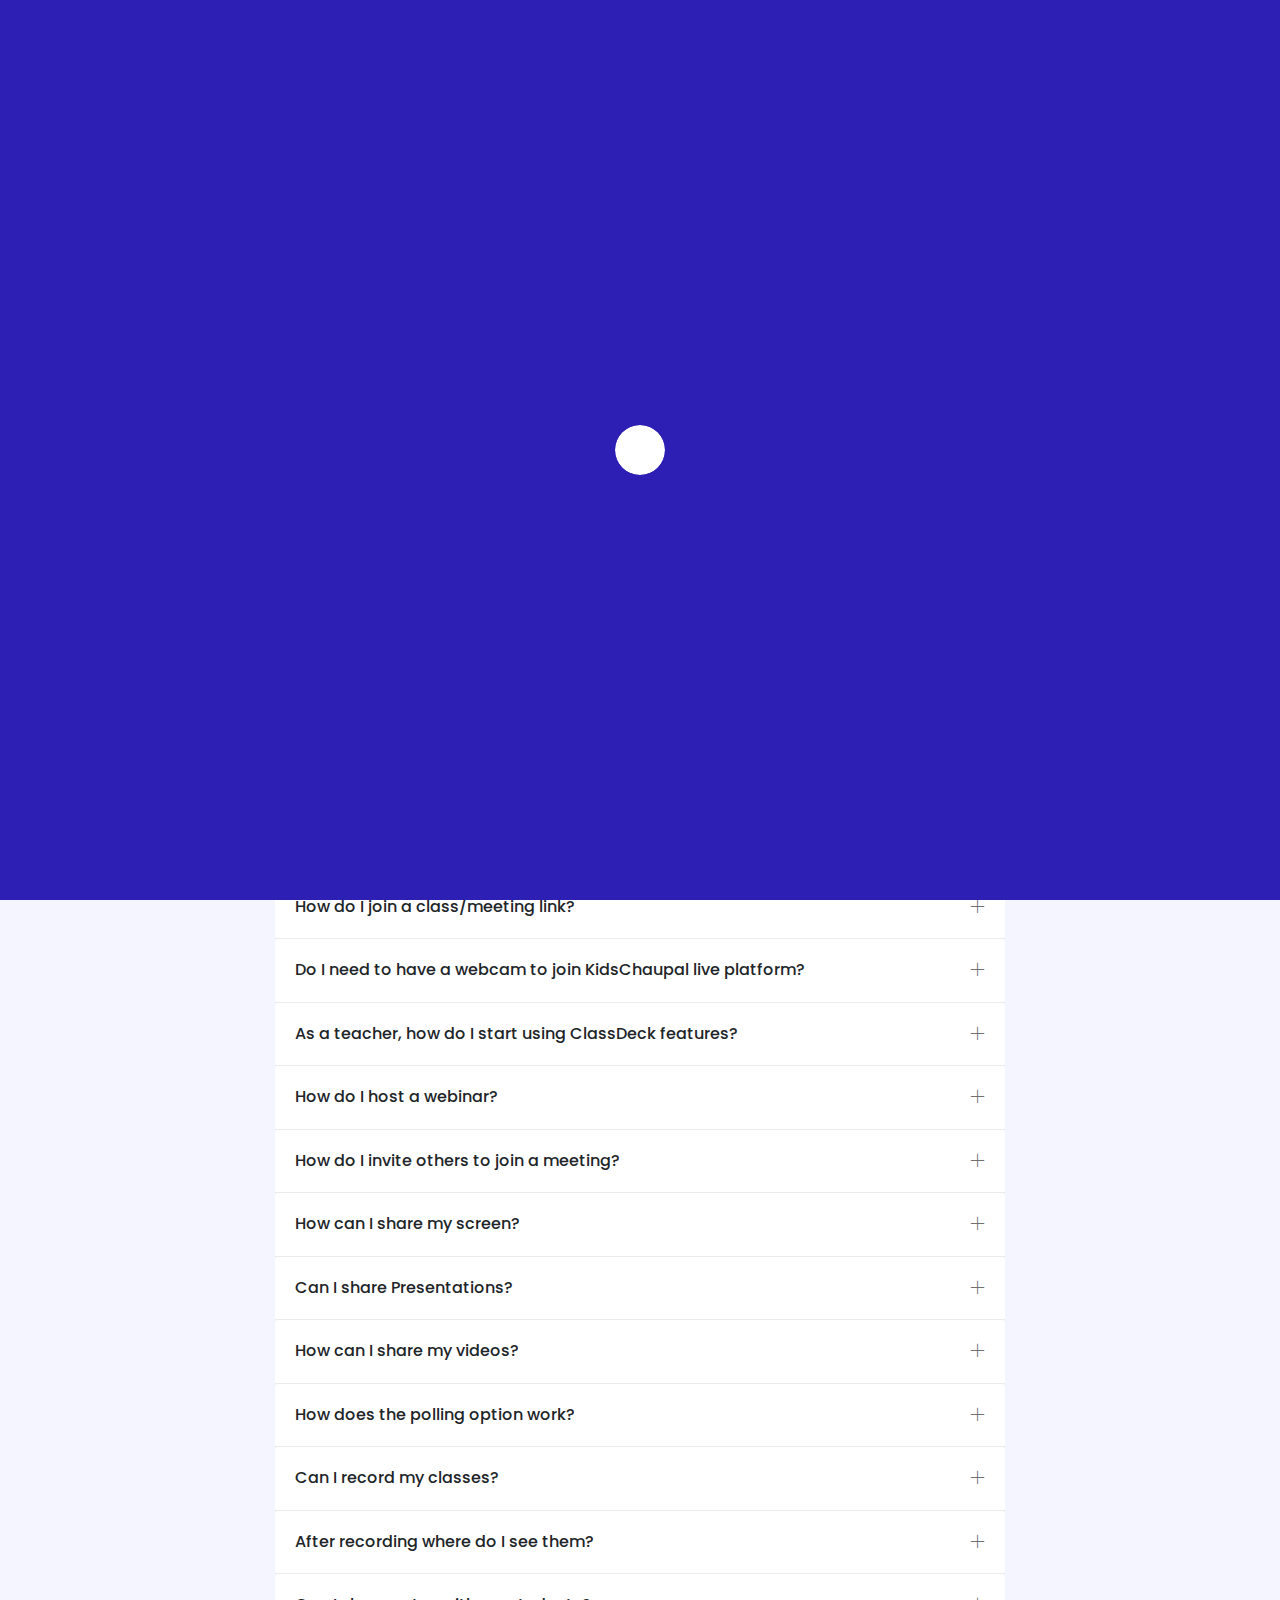
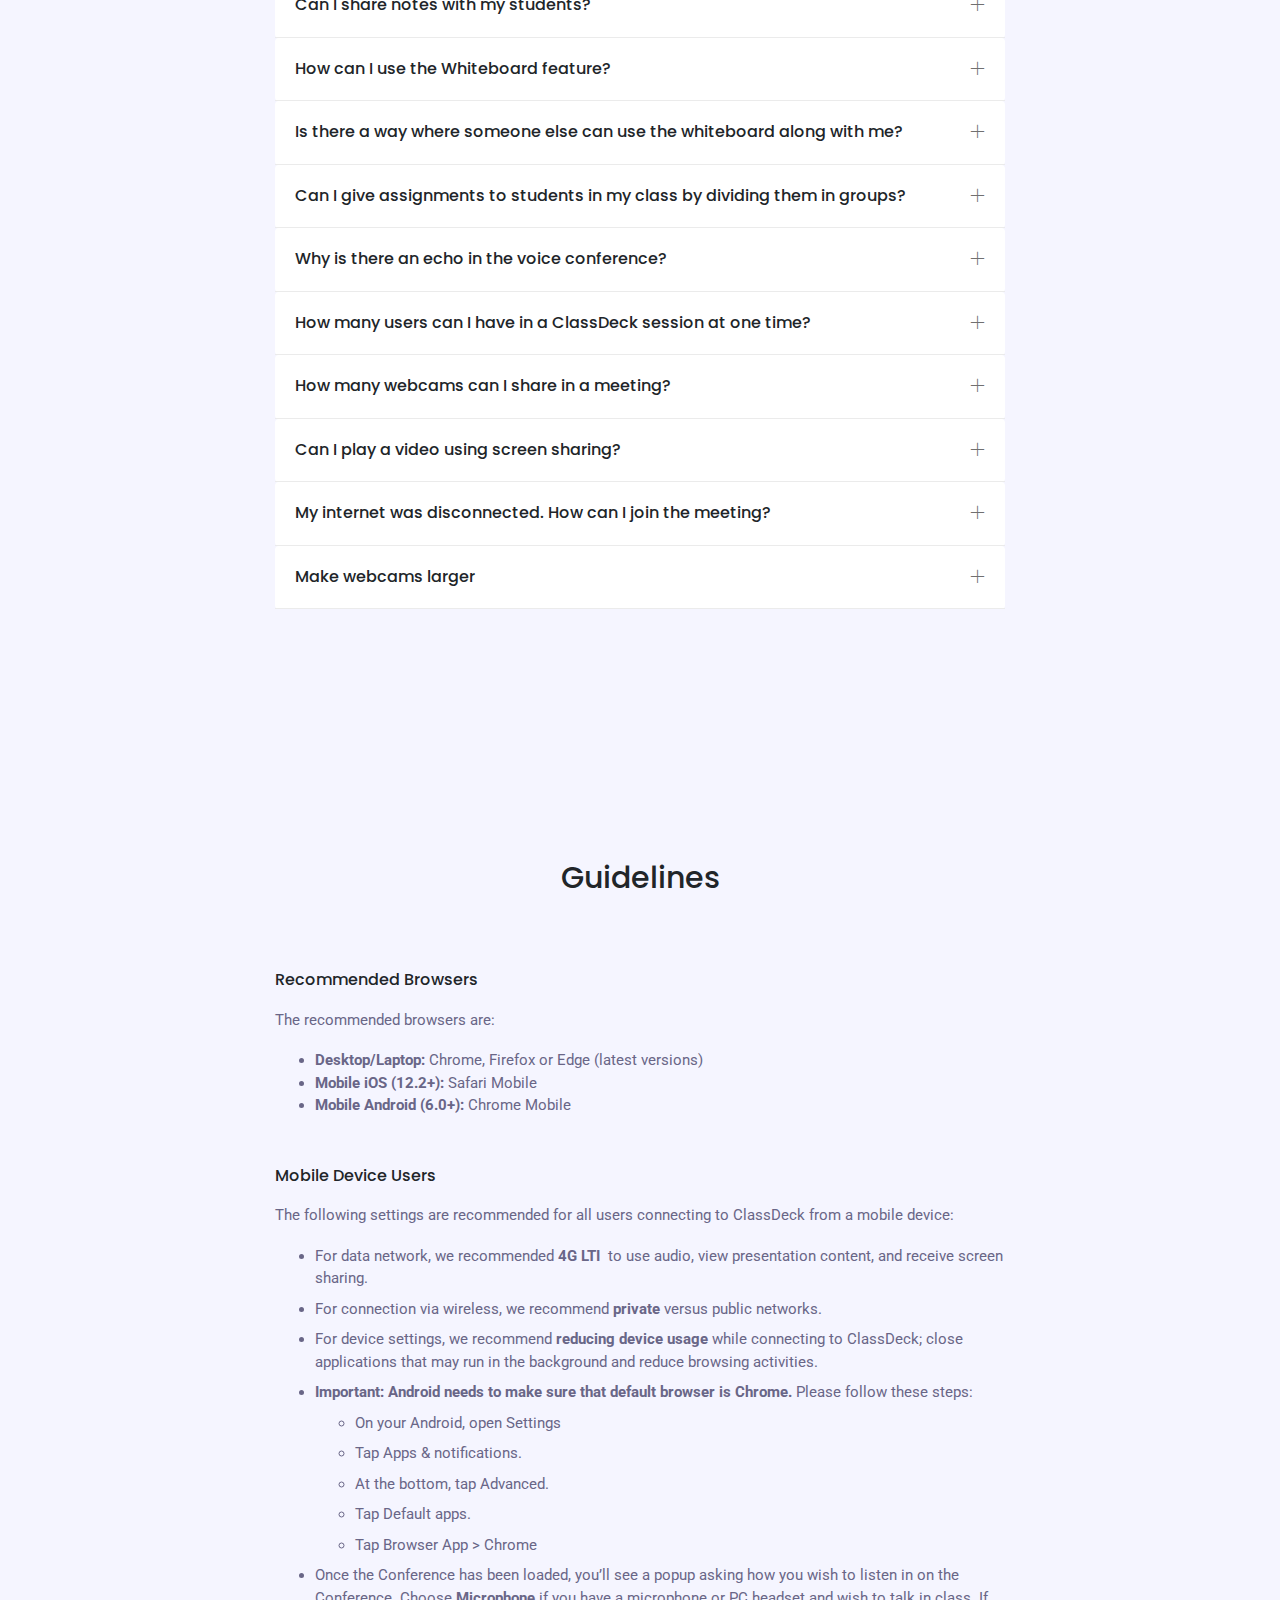
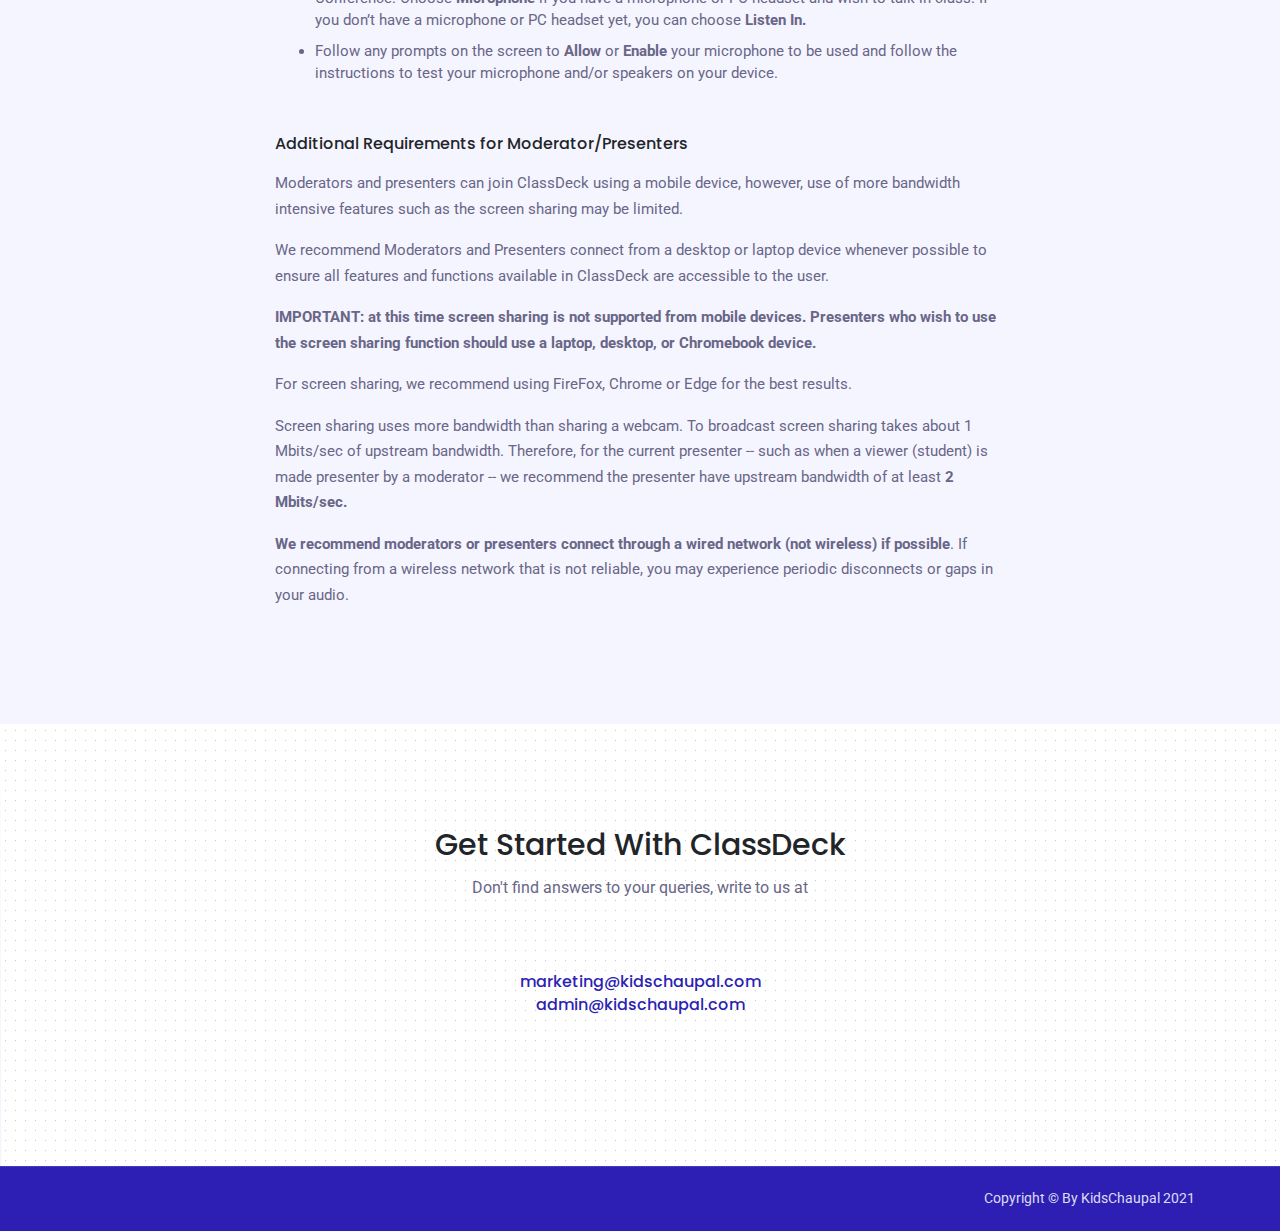
<file: liveclass/faq/index.html>
<!DOCTYPE html>
<html lang="en">
<head>
    <meta charset="UTF-8">
    <meta name="description" content="">
    <meta http-equiv="X-UA-Compatible" content="IE=edge">
    <meta name="viewport" content="width=device-width, initial-scale=1, shrink-to-fit=no">
    <title>KidsChaupal ClassDeck - FAQs</title>
    <!-- Favicon -->
    <link rel="shortcut icon" type="image/x-icon" href="img/favicon.png">
    <!-- CSS here -->
    <link rel="stylesheet" href="css/style.css">
</head>
<body>
    <!-- Preloader -->
    <div id="droba-loader">
        <div class="loader"></div>
    </div>
    <!--Preloader-->
    <!-- header-start -->
    <header>
        <div class="header-area">
            <div class="main-header-area">
                <div class="container">
                    <div class="row">
                        <div class="col-lg-12">
                            <div class="header_wrap d-flex justify-content-between align-items-center">
                                <div class="header_left">
                                    <div class="logo py-3">
                                        <a href="">
                                            <img src="img/kidschaupal-logo.png" alt="">
                                        </a>
                                    </div>
                                </div>
                            </div>
                        </div>
                    </div>
                </div>
            </div>
        </div>
    </header>
    <!-- header-end -->

    <!-- Breadcrumb-start -->
    <section class="breadcrumb breadcrumb_bg bg-img" style="background-image: url(img/bg.jpg);">
        <div class="container h-100">
            <div class="row h-100 align-items-center">
                <div class="col-6">
                    <div class="breadcrumb_iner">
                        <div class="breadcrumb_iner_item text-center">
                            <img src="img/41.png" alt="">
                        </div>
                    </div>
                </div>
                <div class="col-6">
                    <div class="breadcrumb_iner">
                        <div class="breadcrumb_iner_item text-center">
                            <h2>KidsChaupal Help Center</h2>
                        </div>
                    </div>
                </div>
            </div>
        </div>
    </section>
    <!-- Breadcrumb-end -->


<!-- Faq area -->
    <div id="faq" class="section-padding-100 mt-5">
        <div class="container">
            <div class="row justify-content-center">
                <div class="col-lg-7">
                    <div class="section-title t_center">
                        <h2>Frequently Asked Questions</h2>
                    </div>
                </div>
            </div>

            <div class="row justify-content-center">
                <div class="col-lg-8">
                    <div id="accordion" class="accordion">
                        <div class="card mb-0 border-none">
                            <a class="card-header collapsed" data-toggle="collapse" href="#collapseOne" aria-expanded="false">
                                <h6 class="mb-0 d-inline-block"> Where do I attend a class at KidsChaupal Live?</h6>
                            </a>
                            <div id="collapseOne" class="collapse" data-parent="#accordion" style="">
                                <div class="card-body">
                                    <p>You can join a class with the link provided to you by your coach/teacher. You can join from your mobile, tablet or computer.
                                    </p>
                                </div>
                            </div>
                        </div>
                        <div class="card mb-0 border-none">
                            <a class="card-header collapsed" data-toggle="collapse" href="#collapseTwo">
                                <h6 class="mb-0 d-inline-block"> Do I need to create an account specially to join a class?</h6>
                            </a>
                            <div id="collapseTwo" class="collapse" data-parent="#accordion" style="">
                                <div class="card-body">
                                    <p>If someone invites you to a meeting you can join as a participant without creating an account. A KidsChaupal account is required if you need to create your own classes/meetings and add participants.
                                    </p>
                                </div>
                            </div>
                        </div>
                        <div class="card mb-0 border-none">
                            <a class="card-header collapsed" data-toggle="collapse" href="#collapseThree">
                                <h6 class="mb-0 d-inline-block"> Will this feature work on mobile phones or only my laptop?
                                </h6>
                            </a>
                            <div id="collapseThree" class="collapse" data-parent="#accordion" style="">
                                <div class="card-body">
                                    <p>The link can work on smartphones, tablets as well as laptops.
                                    </p>
                                </div>
                            </div>
                        </div>
                        <div class="card mb-0 border-none">
                            <a class="card-header collapsed" data-toggle="collapse" href="#collapseFour">
                                <h6 class="mb-0 d-inline-block"> How do I join a class/meeting link?
                                </h6>
                            </a>
                            <div id="collapseFour" class="collapse" data-parent="#accordion" style="">
                                <div class="card-body">
                                    <p>You can join a class by clicking on the class link provided to you by your host or going to live.kidschaupal.com and entering the meeting ID.
                                    </p>
                                </div>
                            </div>
                        </div>
                        <div class="card mb-0 border-none">
                            <a class="card-header collapsed" data-toggle="collapse" href="#collapseFive">
                                <h6 class="mb-0 d-inline-block"> Do I need to have a webcam to join KidsChaupal live platform?
                                </h6>
                            </a>
                            <div id="collapseFive" class="collapse" data-parent="#accordion" style="">
                                <div class="card-body">
                                    <p>While it is not necessary to have a webcam to join a class on KidsChaupal, you will not be able to broadcast videos of yourself. You can however use the audio feature to listen and speak to others.
                                    </p>
                                </div>
                            </div>
                        </div>
                        <div class="card mb-0 border-none">
                            <a class="card-header collapsed" data-toggle="collapse" href="#collapseSix">
                                <h6 class="mb-0 d-inline-block"> As a teacher, how do I start using ClassDeck features?
                                </h6>
                            </a>
                            <div id="collapseSix" class="collapse" data-parent="#accordion" style="">
                                <div class="card-body">
                                    <p>You can download the KidsChaupal Partner App and fill in all your details. Information provided here: Download app
                                    </p>
                                    <p>In the ClassDeck feature option you can generate the link for your online classes. You can then share this link with your students.
                                    </p>
                                </div>
                            </div>
                        </div>
                        <div class="card mb-0 border-none">
                            <a class="card-header collapsed" data-toggle="collapse" href="#collapseSeven">
                                <h6 class="mb-0 d-inline-block"> How do I host a webinar?
                                </h6>
                            </a>
                            <div id="collapseSeven" class="collapse" data-parent="#accordion" style="">
                                <div class="card-body">
                                    <p>For hosting a webinar you need to first download the KidsChaupal App. Once downloaded, you need to fill in all your class/organization details. When it’s time to start your webinar you can start it by clicking the ‘ClassDeck’ option integrated in the KidsChaupal App.
                                    </p>
                                </div>
                            </div>
                        </div>
                        <div class="card mb-0 border-none">
                            <a class="card-header collapsed" data-toggle="collapse" href="#collapseEight">
                                <h6 class="mb-0 d-inline-block"> How do I invite others to join a meeting?
                                </h6>
                            </a>
                            <div id="collapseEight" class="collapse" data-parent="#accordion" style="">
                                <div class="card-body">
                                    <p>You can invite others to join your meeting/class by copying the join URL or meeting invitation and sending it via KidsChaupal App/ message or email.
                                    </p>
                                </div>
                            </div>
                        </div>
                        <div class="card mb-0 border-none">
                            <a class="card-header collapsed" data-toggle="collapse" href="#collapseNine">
                                <h6 class="mb-0 d-inline-block"> How can I share my screen?
                                </h6>
                            </a>
                            <div id="collapseNine" class="collapse" data-parent="#accordion" style="">
                                <div class="card-body">
                                    <p>Share screen feature allows teachers to share their screens in real time while delivering a live online class. Click on the share your screen icon on the bottom right side to start screen sharing.
                                    </p>
                                </div>
                            </div>
                        </div>
                        <div class="card mb-0 border-none">
                            <a class="card-header collapsed" data-toggle="collapse" href="#collapseTen">
                                <h6 class="mb-0 d-inline-block"> Can I share Presentations?
                                </h6>
                            </a>
                            <div id="collapseTen" class="collapse" data-parent="#accordion" style="">
                                <div class="card-body">
                                    <p>You can share your presentations with your students by selecting Upload a presentation in the drop down menu by clicking on the Add button on the left hand corner of the screen. An option opens where you need to select the presentation file and upload it, after which you can share it with everyone in your class.
                                    </p>
                                </div>
                            </div>
                        </div>
                        <div class="card mb-0 border-none">
                            <a class="card-header collapsed" data-toggle="collapse" href="#collapseEleven">
                                <h6 class="mb-0 d-inline-block"> How can I share my videos?
                                </h6>
                            </a>
                            <div id="collapseEleven" class="collapse" data-parent="#accordion" style="">
                                <div class="card-body">
                                    <p>Click on the Add button- A dropdown menu appears- click on share an external video- Add your external video link.
                                    </p>
                                </div>
                            </div>
                        </div>
                        <div class="card mb-0 border-none">
                            <a class="card-header collapsed" data-toggle="collapse" href="#collapseTwelve">
                                <h6 class="mb-0 d-inline-block"> How does the polling option work?
                                </h6>
                            </a>
                            <div id="collapseTwelve" class="collapse" data-parent="#accordion" style="">
                                <div class="card-body">
                                    <p>You will need to ask you students the polling question.</p>
                                    <p>Click on Polling option- Choose from standard options or create your customised answers- Start poll.</p>
                                    <p>Once your poll starts it will appear on the screens of all members who are present in your class.</p>
                                </div>
                            </div>
                        </div>
                        <div class="card mb-0 border-none">
                            <a class="card-header collapsed" data-toggle="collapse" href="#collapseThirteen">
                                <h6 class="mb-0 d-inline-block"> Can I record my classes?
                                </h6>
                            </a>
                            <div id="collapseThirteen" class="collapse" data-parent="#accordion" style="">
                                <div class="card-body">
                                    <p>All KidsChaupal users can record their ClassDeck sessions. For that you need to press Record button on the top of your screen and start recording.
                                    </p>
                                </div>
                            </div>
                        </div>
                        <div class="card mb-0 border-none">
                            <a class="card-header collapsed" data-toggle="collapse" href="#collapseFourteen">
                                <h6 class="mb-0 d-inline-block"> After recording where do I see them?
                                </h6>
                            </a>
                            <div id="collapseFourteen" class="collapse" data-parent="#accordion" style="">
                                <div class="card-body">
                                    <p>Your class recordings will be visible in your profile on the KidsChaupal App.
                                    </p>
                                </div>
                            </div>
                        </div>
                        <div class="card mb-0 border-none">
                            <a class="card-header collapsed" data-toggle="collapse" href="#collapseFifteen">
                                <h6 class="mb-0 d-inline-block"> Can I share notes with my students?
                                </h6>
                            </a>
                            <div id="collapseFifteen" class="collapse" data-parent="#accordion" style="">
                                <div class="card-body">
                                    <p>You can use the Shared Notes Tab on the left hand side to share any kind of notes with all your students in the class.
                                    </p>
                                </div>
                            </div>
                        </div>
                        <div class="card mb-0 border-none">
                            <a class="card-header collapsed" data-toggle="collapse" href="#collapseSixteen">
                                <h6 class="mb-0 d-inline-block"> How can I use the Whiteboard feature?
                                </h6>
                            </a>
                            <div id="collapseSixteen" class="collapse" data-parent="#accordion" style="">
                                <div class="card-body">
                                    <p>From the main page drop down menu, click on slide 2- the whiteboard option opens. On the right hand side there are the different tools that you can use for the whiteboard.
                                    </p>
                                </div>
                            </div>
                        </div>
                        <div class="card mb-0 border-none">
                            <a class="card-header collapsed" data-toggle="collapse" href="#collapseSeventeen">
                                <h6 class="mb-0 d-inline-block"> Is there a way where someone else can use the whiteboard along with me?
                                </h6>
                            </a>
                            <div id="collapseSeventeen" class="collapse" data-parent="#accordion" style="">
                                <div class="card-body">
                                    <p>You can now share your whiteboard feature with multi-users. Click on the turn multi-user whiteboard option on the right hand side.
                                    </p>
                                </div>
                            </div>
                        </div>
                        <div class="card mb-0 border-none">
                            <a class="card-header collapsed" data-toggle="collapse" href="#collapseEighteen">
                                <h6 class="mb-0 d-inline-block"> Can I give assignments to students in my class by dividing them in groups?
                                </h6>
                            </a>
                            <div id="collapseEighteen" class="collapse" data-parent="#accordion" style="">
                                <div class="card-body">
                                    <p>You can now provide assignments to students by dividing them into various groups and then have a discussion with each group separately. You can divide students and add them in separate Breakout rooms.
                                    </p>
                                </div>
                            </div>
                        </div>
                        <div class="card mb-0 border-none">
                            <a class="card-header collapsed" data-toggle="collapse" href="#collapseNineteen">
                                <h6 class="mb-0 d-inline-block"> Why is there an echo in the voice conference?
                                </h6>
                            </a>
                            <div id="collapseNineteen" class="collapse" data-parent="#accordion" style="">
                                <div class="card-body">
                                    <p class="mb-3">In ClassDeck, we use the built-in acoustic echo cancellation, so in most cases, you should not hear any echo from remote users. In any event, we always recommend that you have your remote users use a headset with microphone. This will ensure the best audio in a session.</p>
									<p>If a remote user is using a laptop with a built-in microphone, you should not hear an echo. However, if two remote users are using laptops with built-in microphones and neither is using a headset and both are sitting close to each other (close enough for the microphone in one laptop to pick up the audio from the speakers in the other laptop), then you will hear an echo. The reason is the built-in echo cancellation only works with the audio coming from the host laptop – the audio coming from the second laptop will be picked up as an external audio source. If a student is causing echo, the best way to solve this problem, if you are logged in as a moderator, is to mute the user by clicking the microphone icon to the left of their name. Overall, the best solution is to ask all users to use a headset – this will ensure no background noise or echo.
                                    </p>
                                </div>
                            </div>
                        </div>
                        <div class="card mb-0 border-none">
                            <a class="card-header collapsed" data-toggle="collapse" href="#collapseTwenty">
                                <h6 class="mb-0 d-inline-block"> How many users can I have in a ClassDeck session at one time?
                                </h6>
                            </a>
                            <div id="collapseTwenty" class="collapse" data-parent="#accordion" style="">
                                <div class="card-body">
                                    <p class="mb-3">We recommend hosting sessions of 50 users (or less).
                                    </p>
                                    <p class="mb-3">This is not hard-coded, you can have 51, 52, etc. The more users in the session, in general the slower the updates will occur in the ClassDeck interface.
                                    </p>
                                    <p class="mb-3">If you are going to host a large session, we recommend only one person (the presenter) share their webcam.  If possible, upload the presentation as PDF and share the slides (as opposed to using screen sharing).
                                    </p>
                                    <p>Overall, for best performance, we recommend 50 users or less.
                                    </p>
                                </div>
                            </div>
                        </div>

                         <div class="card mb-0 border-none">
                            <a class="card-header collapsed" data-toggle="collapse" href="#collapseTwentyone">
                                <h6 class="mb-0 d-inline-block"> How many webcams can I share in a meeting?
                                </h6>
                            </a>
                            <div id="collapseTwentyone" class="collapse" data-parent="#accordion" style="">
                                <div class="card-body">
                                    <p>ClassDeck is not designed as a purely video conferencing application, but rather it focuses on engagement with students (breakout rooms, shared notes, multi-user whiteboard, etc.).
                                    </p>
                                    <p>You can share webcams in ClassDeck In terms of guidelines, we recommend keeping the overall number of streams under 200.
                                    </p>
                                    <p>Good examples:
                                    </p>

                                    <ul class="mb-3">
                                    	<li>100 users with 1 webcam (1 * 100 = 100 streams)</li>
                                    	<li>12 users all sharing webcam (12 * 12 = 144 streams)</li>
                                    </ul>
                                    <p>Not good examples:
                                    </p>

                                    <ul class="mb-3">
                                    	<li>50 users with 5 webcams (50 * 5 = 250 streams)</li>
                                    	<li>75 users with 75 webcams = 5,625 streams) </li>
                                    </ul>
                                    <p>Right now, there are no hard-coded limits in the webcam sharing, but the above guidelines will ensure you and your students have a good experience.
                                    </p>
                                </div>
                            </div>
                        </div>

                        <div class="card mb-0 border-none">
                            <a class="card-header collapsed" data-toggle="collapse" href="#collapseTwentytwo">
                                <h6 class="mb-0 d-inline-block"> Can I play a video using screen sharing?
                                </h6>
                            </a>
                            <div id="collapseTwentytwo" class="collapse" data-parent="#accordion" style="">
                                <div class="card-body">
                                    <p>The best way to share a YouTube, Vimeo, or Canvas Studio video is through the built-in Share external video option.
                                    </p>
                                    <p>However, if you want to use screen sharing to share a video (start screen sharing and then play the video on your screen outside of ClassDeck), then <b>we recommend using Mac OS X and the Chrome browser.</b>
                                    </p>
                                    <p>When you share your screen using Mac OS X + Chrome, viewers will also hear the audio from the video</p>
                                    <p>However, if you try the same on Windows, the audio will not come through. Students will see the video through screen sharing, but will not hear any audio.</p>
                                    <p>Share an External Video Link</p>
                                    <p>A presenter in ClassDeck has the ability to share an external video with users in the live session.</p>
                                    <p>The presenter role enables the assigned user the ability to share and control the video playback from an external video.</p>
                                    <p>YouTube, Vimeo, Instructure Media, Twitch and Daily Motion URLs are supported links.</p>
                                    <p><b>It is important to note that the video playback will not appear in the processed recordings.</b></p>
                                    <p>By default, the first <b>Moderator</b> to enter the ClassDeck session is allocated the presenter role capabilities; if you are a viewer you will need to request presenter status from the moderator.</p>
                                    <p><img src="img/users.png" /></p>
                                    <p>When a user has the presenter role, the <b>presenter icon</b> will appear over their avatar in the users list.</p>
                                    <p><img src="img/startpoll.png" /></p>
                                    <p>Select the <b>Actions menu [1]</b> in the lower left hand corner of the presentation window, then choose <b>Share YouTube video [2]</b>.</p>
                                    <p><img src="img/external.png" /></p>
                                    <p>Copy and paste an unlisted or public YouTube link into the <b>Video URL [3]</b> field and select <b>Share a new video [4]</b> to begin sharing.</p>
                                    <p>The video playback will appear to all users of the session in the presentation area of the ClassDeck interface; you can pause and skip through the playback.</p>
                                    <p><b>It is important to note that some mobile device browsers have auto playback of media turned off and the user will have to select play to engage the video playback.</b></p>
                                    <p>Audio from the video will play on each users' local system - no need to share an open audio source!</p>
                                    <p><b>To Stop Sharing</b></p>
                                    <p><img src="img/stopsharing.png" /></p>
                                    <p>Select the <b>Actions menu [1]</b> in the lower left hand corner of the presentation window, then choose <b>Stop sharing video [2].</b></p>
                                    <p>The previously displayed content will display in the presentation area.</p>
                                </div>
                            </div>
                        </div>

                         <div class="card mb-0 border-none">
                            <a class="card-header collapsed" data-toggle="collapse" href="#collapseTwentythree">
                                <h6 class="mb-0 d-inline-block">My internet was disconnected. How can I join the meeting?
                                </h6>
                            </a>
                            <div id="collapseTwentythree" class="collapse" data-parent="#accordion" style="">
                                <div class="card-body">
                                    <p>On mobile app, you can click Join button again to join the meeting. If you are already on desktop/mobile browser with joining session URL, you need to just refresh the browser.</p>
                                </div>
                            </div>
                        </div>

                        <div class="card mb-0 border-none">
                            <a class="card-header collapsed" data-toggle="collapse" href="#collapseTwentyfour">
                                <h6 class="mb-0 d-inline-block">Make webcams larger</h6>
                            </a>
                            <div id="collapseTwentyfour" class="collapse" data-parent="#accordion" style="">
                                <div class="card-body">
                                    <p>You can adjust the ratio of webcams to presentation area (which may also be showing a screen sharing).</p>
                                    <p>To adjust, hover your cursor over the top of the presentation area/under the webcam(s) displayed until a resize icon appears.</p>
                                    <p>Drag the cursor down to enlarge the webcam(s)/reduce the presentation area.</p>
                                </div>
                            </div>
                        </div>

                    </div>
                </div>
            </div>
        </div>
    </div>
    <!-- Faq area -->

    

        <!-- Faq area -->
    <div id="faq" class="section-padding-100 mt-5">
        <div class="container">
            <div class="row justify-content-center">
                <div class="col-lg-7">
                    <div class="section-title t_center">
                        <h2>Guidelines</h2>
                    </div>
                </div>
            </div>

            <div class="row justify-content-center">
                <div class="col-lg-8">
                    <div id="accordion" class="accordion">
                        <div class="mb-0 border-none">
                        	<h6 id="defaultBrowser" class="d-inline-block">Recommended Browsers</h6>
                        	<p class="mt-2">The recommended browsers are:</p>
                        	<ul>
                        		<li><b>Desktop/Laptop:</b> Chrome, Firefox or Edge (latest versions)</li>
                        		<li><b>Mobile iOS (12.2+):</b> Safari Mobile</li>
                        		<li><b>Mobile Android (6.0+):</b> Chrome Mobile</li>
                        	</ul>
                        </div>
                    </div>

                    <div id="accordion" class="accordion mt-5">
                        <div class="mb-0 border-none">
                        	<h6 class="d-inline-block">Mobile Device Users</h6>
                        	<p class="mt-2">The following settings are recommended for all users connecting to ClassDeck from a mobile device:</p>
                        	<ul>
                        		<li class="mb-2">For data network, we recommended <b>4G LTI</b>  to use audio, view presentation content, and receive screen sharing.</li>
                        		<li class="mb-2">For connection via wireless, we recommend <b>private</b> versus public networks.</li>
                        		<li class="mb-2">For device settings, we recommend <b>reducing device usage</b> while connecting to ClassDeck; close applications that may run in the background and reduce browsing activities.</li>
                        		<li class="mb-2"><b>Important: Android needs to make sure that default browser is Chrome.</b> Please follow these steps:
                        			<ul class="mt-2">
                        				<li class="mb-2">On your Android, open Settings</li>
                        				<li class="mb-2">Tap Apps & notifications.</li>
                        				<li class="mb-2">At the bottom, tap Advanced.</li>
                        				<li class="mb-2">Tap Default apps.</li>
                        				<li class="mb-2">Tap Browser App > Chrome</li>
                        			</ul>
                        		</li>
                        		<li class="mb-2">Once the Conference has been loaded, you’ll see a popup asking how you wish to listen in on the Conference. Choose <b>Microphone</b> if you have a microphone or PC headset and wish to talk in class. If you don’t have a microphone or PC headset yet, you can choose <b>Listen In.</b></li>
                        		<li>Follow any prompts on the screen to <b>Allow</b> or <b>Enable</b> your microphone to be used and follow the instructions to test your microphone and/or speakers on your device.</li>
                        	</ul>
                        </div>
                    </div>

 					<div id="accordion" class="accordion mt-5">
                        <div class="mb-0 border-none">
                        	<h6 class="d-inline-block">Additional Requirements for Moderator/Presenters</h6>
                        	<p class="mt-2">Moderators and presenters can join ClassDeck using a mobile device, however, use of more bandwidth intensive features such as the screen sharing may be limited.</p>
                        	<p class="mt-2">We recommend Moderators and Presenters connect from a desktop or laptop device whenever possible to ensure all features and functions available in ClassDeck are accessible to the user.</p>
                        	<p class="mt-2"><b>IMPORTANT: at this time screen sharing is not supported from mobile devices. Presenters who wish to use the screen sharing function should use a laptop, desktop, or Chromebook device.</b></p>
                        	<p class="mt-2">For screen sharing, we recommend using FireFox, Chrome or Edge for the best results.</p>
                        	<p class="mt-2">Screen sharing uses more bandwidth than sharing a webcam. To broadcast screen sharing takes about 1 Mbits/sec of upstream bandwidth. Therefore, for the current presenter -- such as when a viewer (student) is made presenter by a moderator -- we recommend the presenter have upstream bandwidth of at least <b>2 Mbits/sec.</b></p>
                        	<p class="mt-2"><b>We recommend moderators or presenters connect through a wired network (not wireless) if possible</b>. If connecting from a wireless network that is not reliable, you may experience periodic disconnects or gaps in your audio.</p>
                        </div>
                    </div>



                </div>
            </div>
        </div>
    </div>
    <!-- Faq area -->

    

    <!-- Get Started Area -->
    <div class="get-started-area section-padding-100" style="background-image: url(img/31.png);">
        <div class="container">
            <div class="row justify-content-center">
                <div class="col-md-8 col-lg-7">
                    <div class="section-title t_center">
                        <h2>Get Started with ClassDeck</h2>
                        <p>Don't find answers to your queries, write to us at</p>
                    </div>
                </div>
            </div>

            <div class="row justify-content-center">
                <div class="col-lg-8">
                    <!-- form start -->
                    <div class="support_text text-center mb-50">
                        <h4><span>marketing@kidschaupal.com</span></h4>
                        <h4><span>admin@kidschaupal.com</span></h4>
                    </div>
                    <!-- form end -->
                </div>
            </div>

        </div>
    </div>
    <!-- Get Started Area -->

    <!-- Footer Contact Area -->
    <div class="footer-contact-area theme-bg">
        <!-- Copy Right Area -->
        <div class="copy-right-area">
            <div class="container">
                <div class="row">
                    <!-- Copy Right Content -->
                    <div class="col-md-12 text-right mt-sm-cu-30">
                        <div class="copy-right-content">
                            <p>Copyright © By KidsChaupal 2021</p>
                        </div>
                    </div>
                </div>
            </div>
        </div>
    </div>
    <!-- Footer Contact Area -->

    <!-- JS here -->
    <script src="js/jquery-1.12.4.min.js"></script>
    <script src="js/bootstrap.min.js"></script>

    <!-- Custom js-->
    <script src="js/main.js"></script>

</body>

</html>
</file>
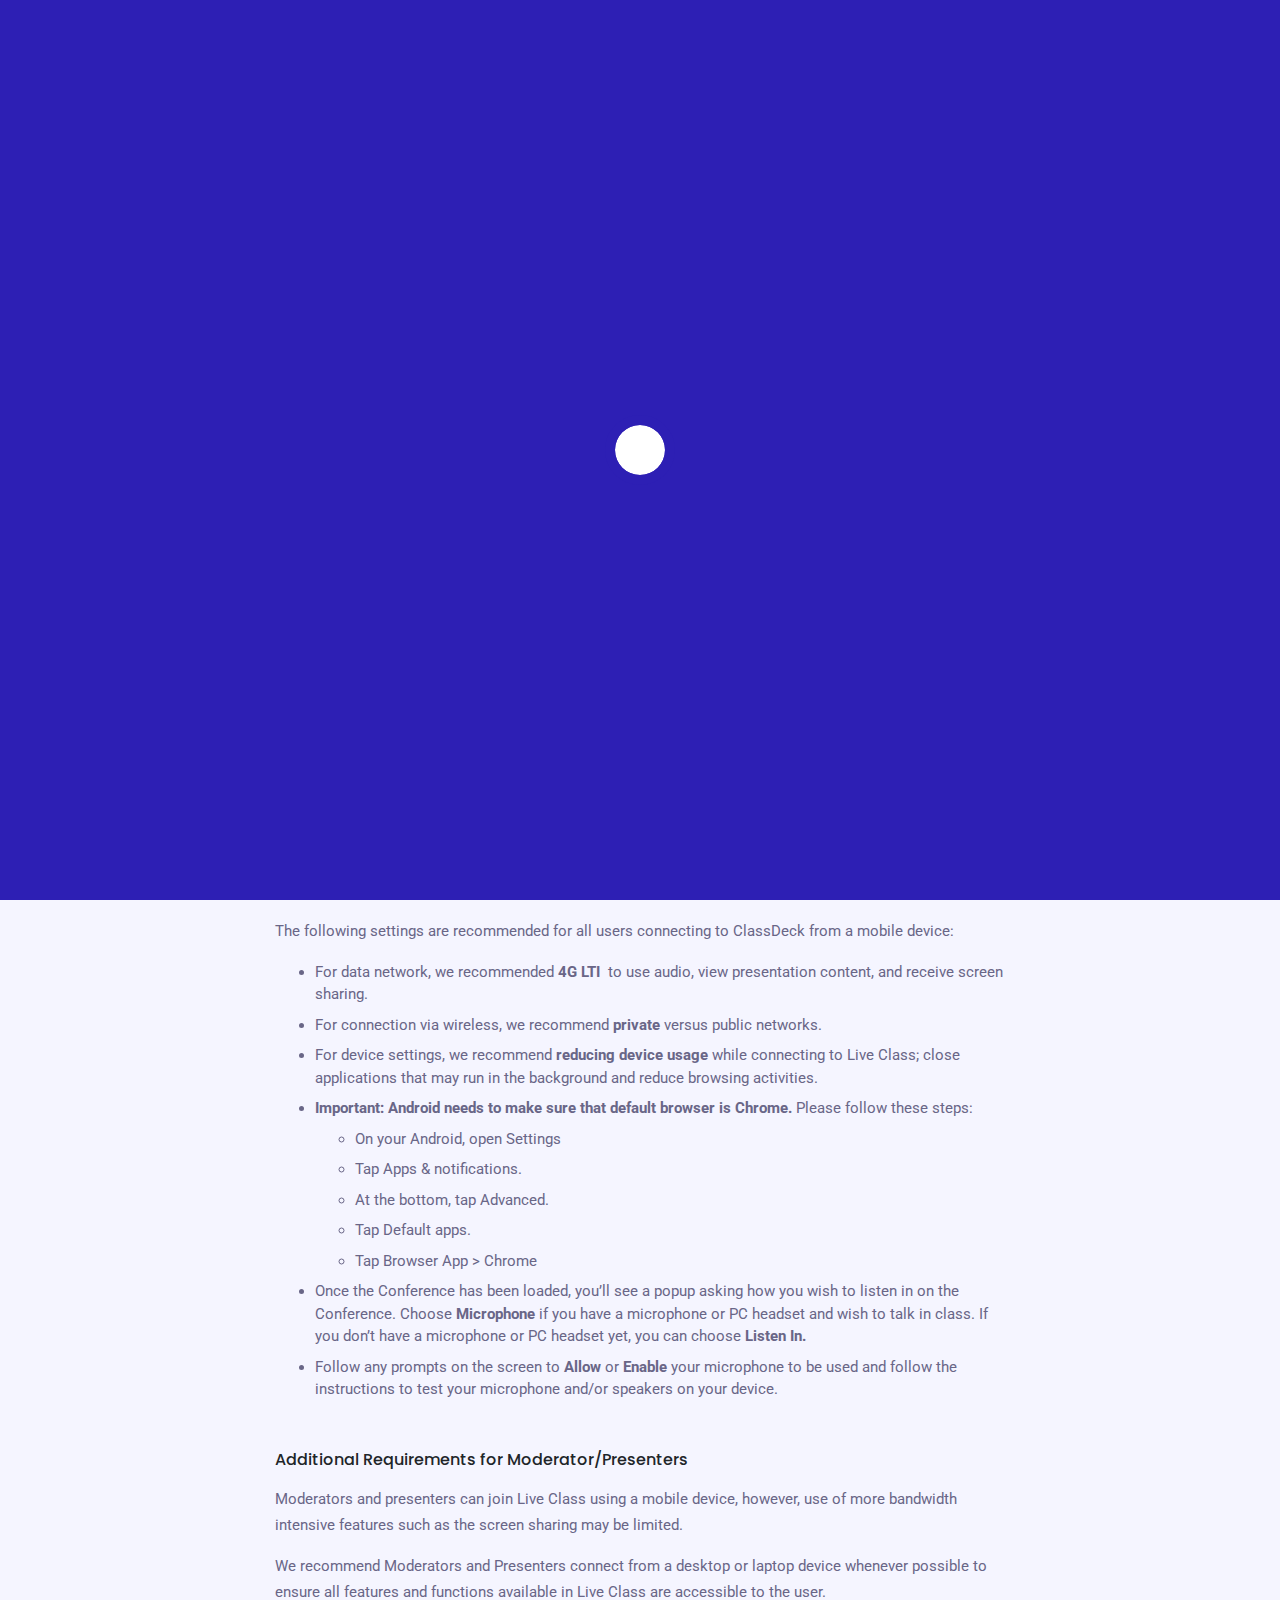
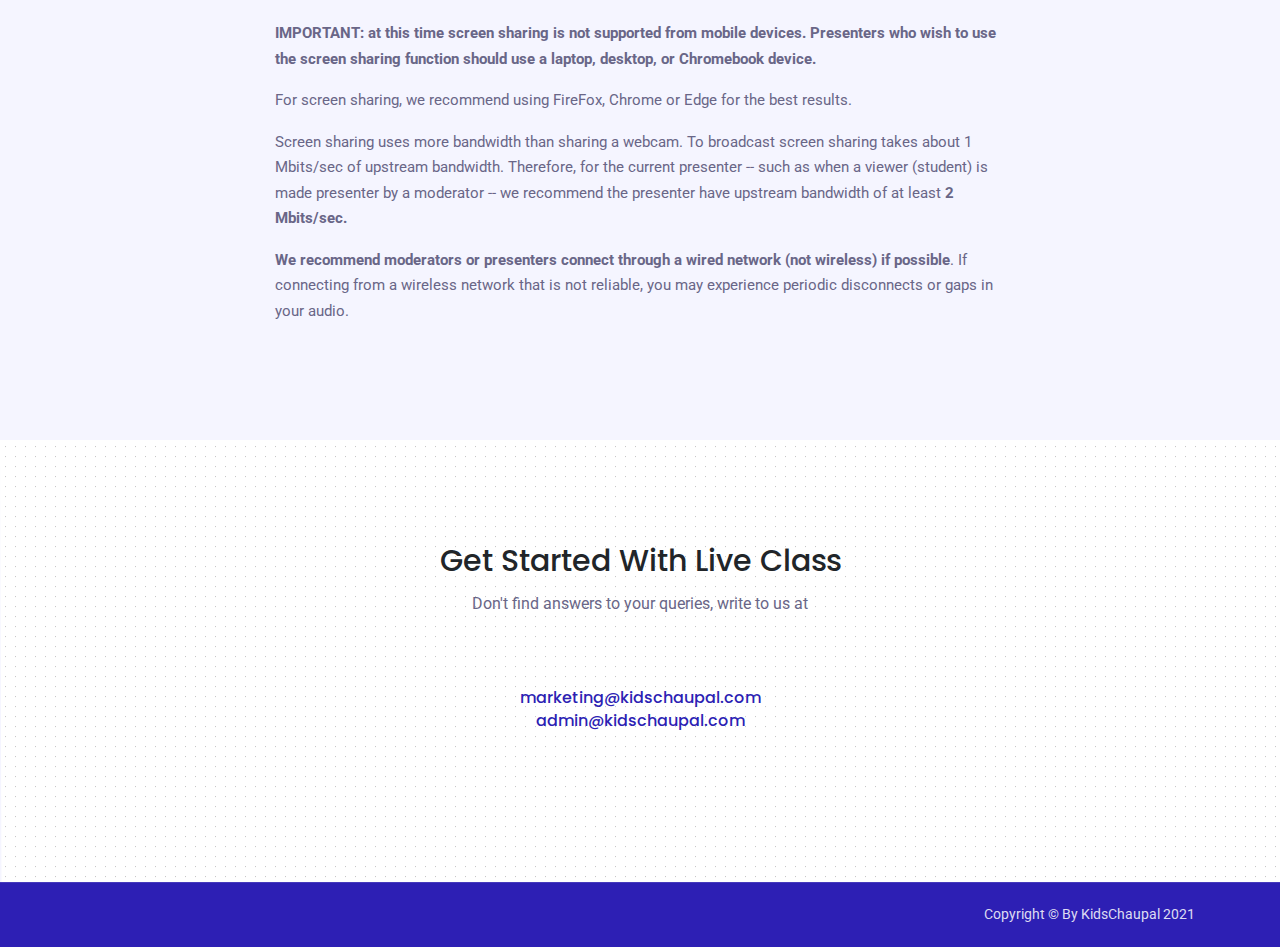
<file: liveclass/faq/guideline.html>
<!DOCTYPE html>
<html lang="en">
<head>
    <meta charset="UTF-8">
    <meta name="description" content="">
    <meta http-equiv="X-UA-Compatible" content="IE=edge">
    <meta name="viewport" content="width=device-width, initial-scale=1, shrink-to-fit=no">
    <title>KidsChaupal Live Class - FAQs</title>
    <!-- Favicon -->
    <link rel="shortcut icon" type="image/x-icon" href="img/favicon.png">
    <!-- CSS here -->
    <link rel="stylesheet" href="css/style.css">
</head>
<body>
    <!-- Preloader -->
    <div id="droba-loader">
        <div class="loader"></div>
    </div>
    <!--Preloader-->
    <!-- header-start -->
    <header>
        <div class="header-area">
            <div class="main-header-area">
                <div class="container">
                    <div class="row">
                        <div class="col-lg-12">
                            <div class="header_wrap d-flex justify-content-between align-items-center">
                                <div class="header_left">
                                    <div class="logo py-3">
                                        <a href="">
                                            <img src="img/kidschaupal-logo.png" alt="">
                                        </a>
                                    </div>
                                </div>
                            </div>
                        </div>
                    </div>
                </div>
            </div>
        </div>
    </header>
    <!-- header-end -->

    <!-- Breadcrumb-start -->
    <section class="breadcrumb breadcrumb_bg bg-img" style="background-image: url(img/bg.jpg);">
        <div class="container h-100">
            <div class="row h-100 align-items-center">
                <div class="col-6">
                    <div class="breadcrumb_iner">
                        <div class="breadcrumb_iner_item text-center">
                            <img src="img/41.png" alt="">
                        </div>
                    </div>
                </div>
                <div class="col-6">
                    <div class="breadcrumb_iner">
                        <div class="breadcrumb_iner_item text-center">
                            <h2>KidsChaupal Help Center</h2>
                        </div>
                    </div>
                </div>
            </div>
        </div>
    </section>
    <!-- Breadcrumb-end -->


        <!-- Faq area -->
    <div id="faq" class="section-padding-100 mt-5">
        <div class="container">
            <div class="row justify-content-center">
                <div class="col-lg-7">
                    <div class="section-title t_center">
                        <h2>Guidelines</h2>
                    </div>
                </div>
            </div>

            <div class="row justify-content-center">
                <div class="col-lg-8">
                    <div id="accordion" class="accordion">
                        <div class="mb-0 border-none">
                        	<h6 id="defaultBrowser" class="d-inline-block">Recommended Browsers</h6>
                        	<p class="mt-2">The recommended browsers are:</p>
                        	<ul>
                        		<li><b>Desktop/Laptop:</b> Chrome, Firefox or Edge (latest versions)</li>
                        		<li><b>Mobile iOS (12.2+):</b> Safari Mobile</li>
                        		<li><b>Mobile Android (6.0+):</b> Chrome Mobile</li>
                        	</ul>
                        </div>
                    </div>

                    <div id="accordion" class="accordion mt-5">
                        <div class="mb-0 border-none">
                        	<h6 class="d-inline-block">Mobile Device Users</h6>
                        	<p class="mt-2">The following settings are recommended for all users connecting to ClassDeck from a mobile device:</p>
                        	<ul>
                        		<li class="mb-2">For data network, we recommended <b>4G LTI</b>  to use audio, view presentation content, and receive screen sharing.</li>
                        		<li class="mb-2">For connection via wireless, we recommend <b>private</b> versus public networks.</li>
                        		<li class="mb-2">For device settings, we recommend <b>reducing device usage</b> while connecting to Live Class; close applications that may run in the background and reduce browsing activities.</li>
                        		<li class="mb-2"><b>Important: Android needs to make sure that default browser is Chrome.</b> Please follow these steps:
                        			<ul class="mt-2">
                        				<li class="mb-2">On your Android, open Settings</li>
                        				<li class="mb-2">Tap Apps & notifications.</li>
                        				<li class="mb-2">At the bottom, tap Advanced.</li>
                        				<li class="mb-2">Tap Default apps.</li>
                        				<li class="mb-2">Tap Browser App > Chrome</li>
                        			</ul>
                        		</li>
                        		<li class="mb-2">Once the Conference has been loaded, you’ll see a popup asking how you wish to listen in on the Conference. Choose <b>Microphone</b> if you have a microphone or PC headset and wish to talk in class. If you don’t have a microphone or PC headset yet, you can choose <b>Listen In.</b></li>
                        		<li>Follow any prompts on the screen to <b>Allow</b> or <b>Enable</b> your microphone to be used and follow the instructions to test your microphone and/or speakers on your device.</li>
                        	</ul>
                        </div>
                    </div>

 					<div id="accordion" class="accordion mt-5">
                        <div class="mb-0 border-none">
                        	<h6 class="d-inline-block">Additional Requirements for Moderator/Presenters</h6>
                        	<p class="mt-2">Moderators and presenters can join Live Class using a mobile device, however, use of more bandwidth intensive features such as the screen sharing may be limited.</p>
                        	<p class="mt-2">We recommend Moderators and Presenters connect from a desktop or laptop device whenever possible to ensure all features and functions available in Live Class are accessible to the user.</p>
                        	<p class="mt-2"><b>IMPORTANT: at this time screen sharing is not supported from mobile devices. Presenters who wish to use the screen sharing function should use a laptop, desktop, or Chromebook device.</b></p>
                        	<p class="mt-2">For screen sharing, we recommend using FireFox, Chrome or Edge for the best results.</p>
                        	<p class="mt-2">Screen sharing uses more bandwidth than sharing a webcam. To broadcast screen sharing takes about 1 Mbits/sec of upstream bandwidth. Therefore, for the current presenter -- such as when a viewer (student) is made presenter by a moderator -- we recommend the presenter have upstream bandwidth of at least <b>2 Mbits/sec.</b></p>
                        	<p class="mt-2"><b>We recommend moderators or presenters connect through a wired network (not wireless) if possible</b>. If connecting from a wireless network that is not reliable, you may experience periodic disconnects or gaps in your audio.</p>
                        </div>
                    </div>



                </div>
            </div>
        </div>
    </div>
    <!-- Faq area -->

    

    <!-- Get Started Area -->
    <div class="get-started-area section-padding-100" style="background-image: url(img/31.png);">
        <div class="container">
            <div class="row justify-content-center">
                <div class="col-md-8 col-lg-7">
                    <div class="section-title t_center">
                        <h2>Get Started with Live Class</h2>
                        <p>Don't find answers to your queries, write to us at</p>
                    </div>
                </div>
            </div>

            <div class="row justify-content-center">
                <div class="col-lg-8">
                    <!-- form start -->
                    <div class="support_text text-center mb-50">
                        <h4><span>marketing@kidschaupal.com</span></h4>
                        <h4><span>admin@kidschaupal.com</span></h4>
                    </div>
                    <!-- form end -->
                </div>
            </div>

        </div>
    </div>
    <!-- Get Started Area -->

    <!-- Footer Contact Area -->
    <div class="footer-contact-area theme-bg">
        <!-- Copy Right Area -->
        <div class="copy-right-area">
            <div class="container">
                <div class="row">
                    <!-- Copy Right Content -->
                    <div class="col-md-12 text-right mt-sm-cu-30">
                        <div class="copy-right-content">
                            <p>Copyright © By KidsChaupal 2021</p>
                        </div>
                    </div>
                </div>
            </div>
        </div>
    </div>
    <!-- Footer Contact Area -->

    <!-- JS here -->
    <script src="js/jquery-1.12.4.min.js"></script>
    <script src="js/bootstrap.min.js"></script>

    <!-- Custom js-->
    <script src="js/main.js"></script>

</body>

</html>
</file>
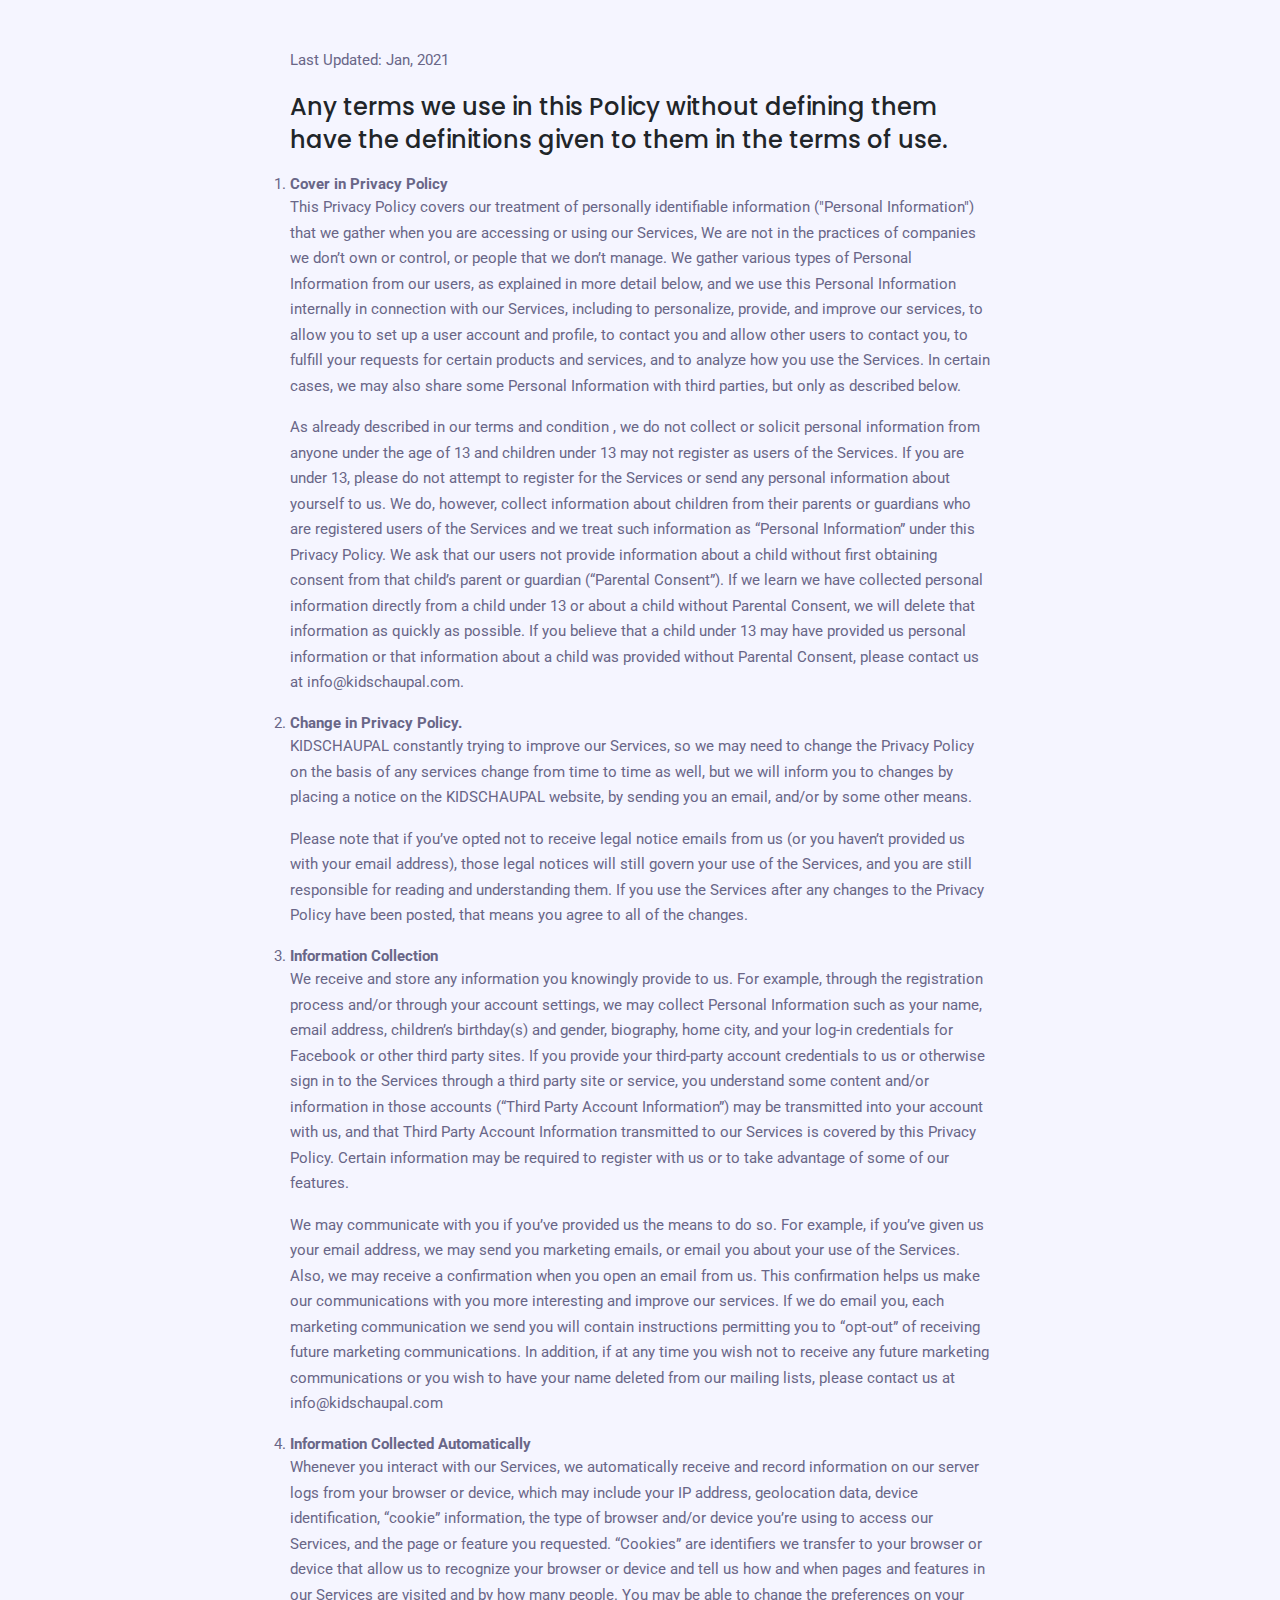
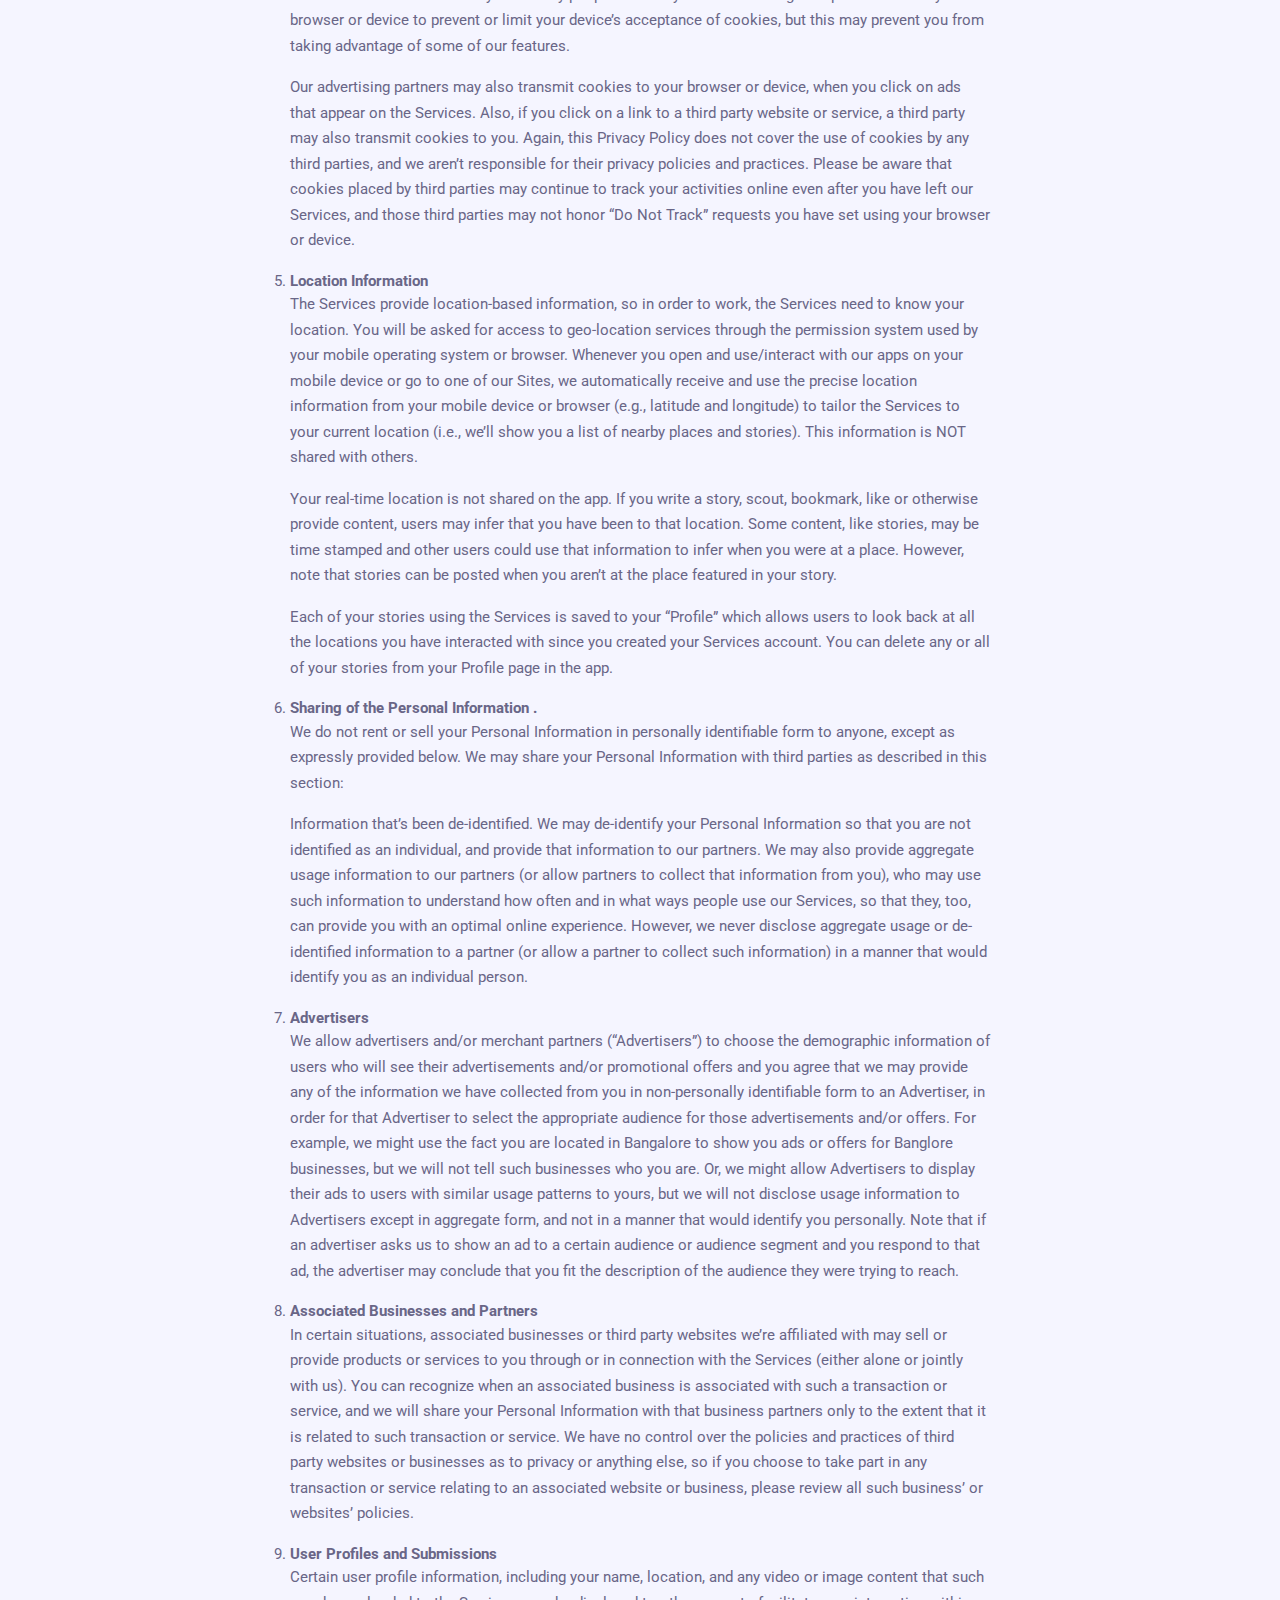
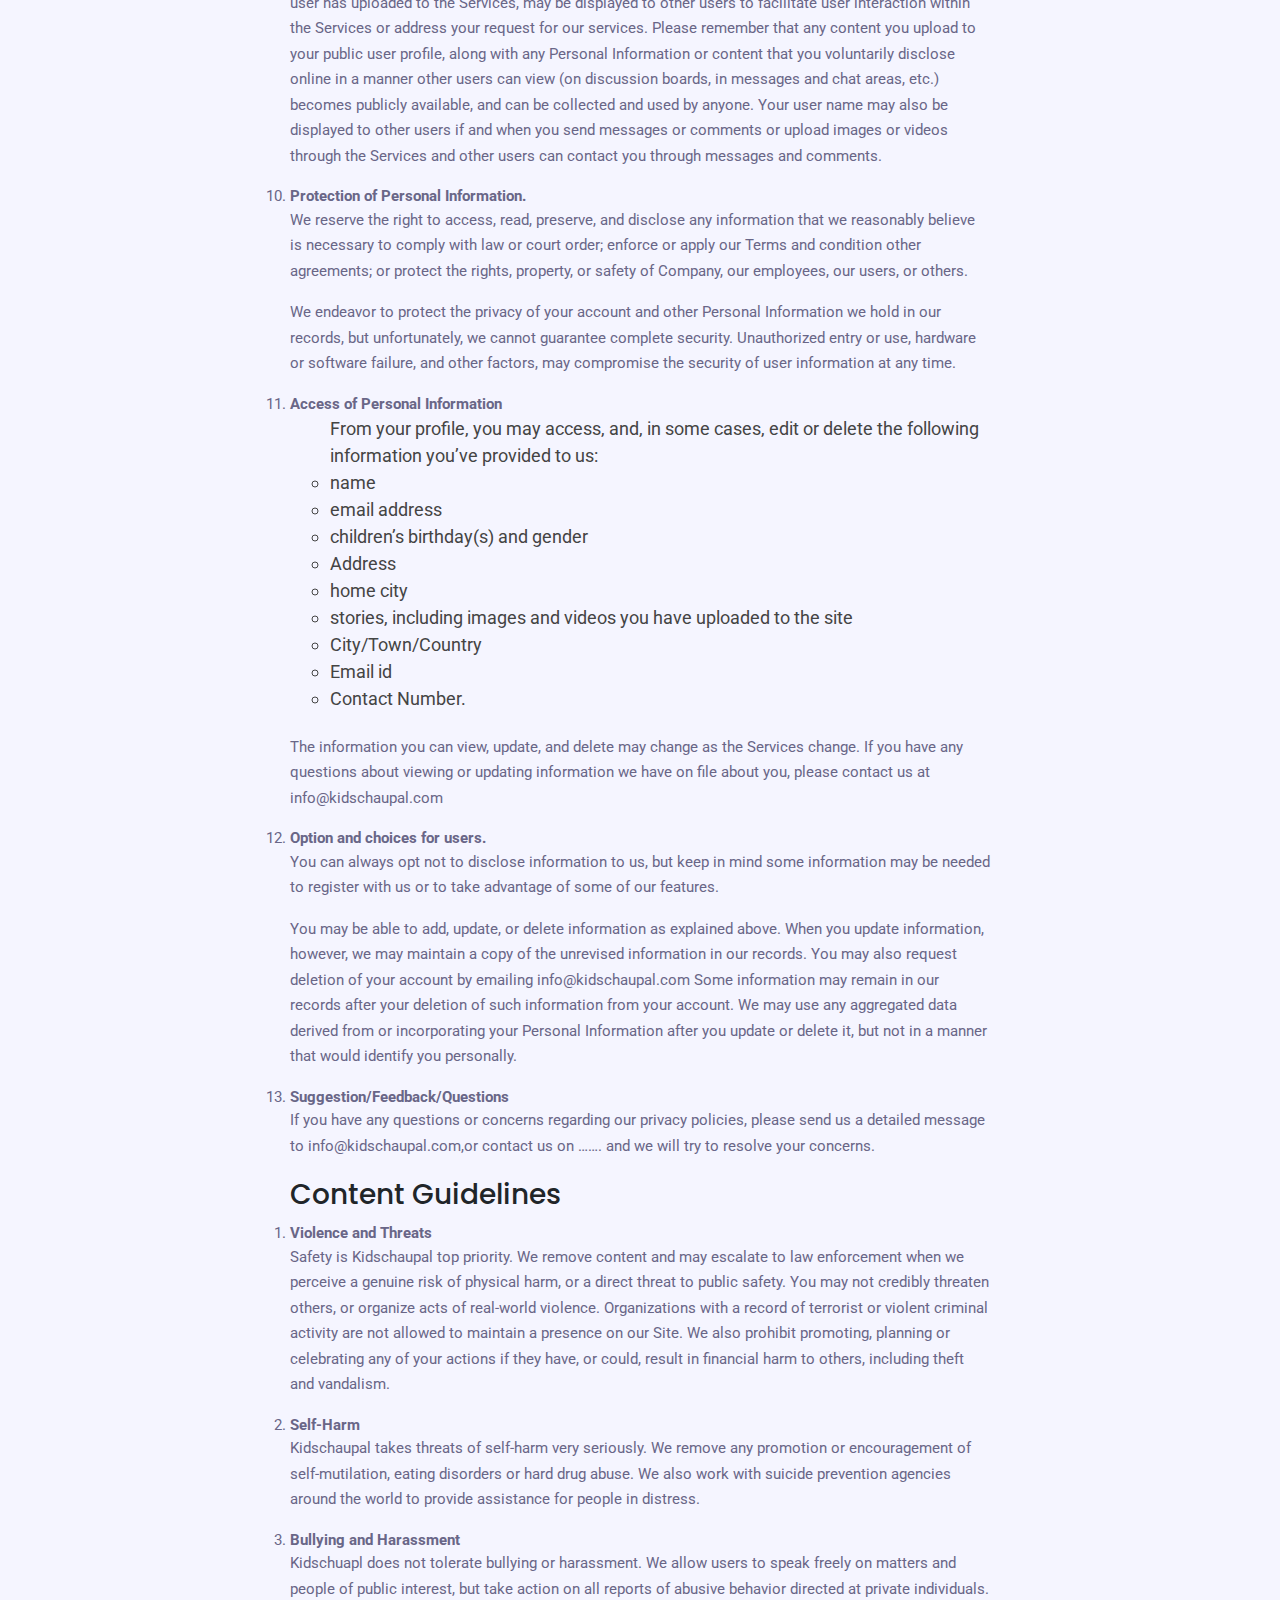
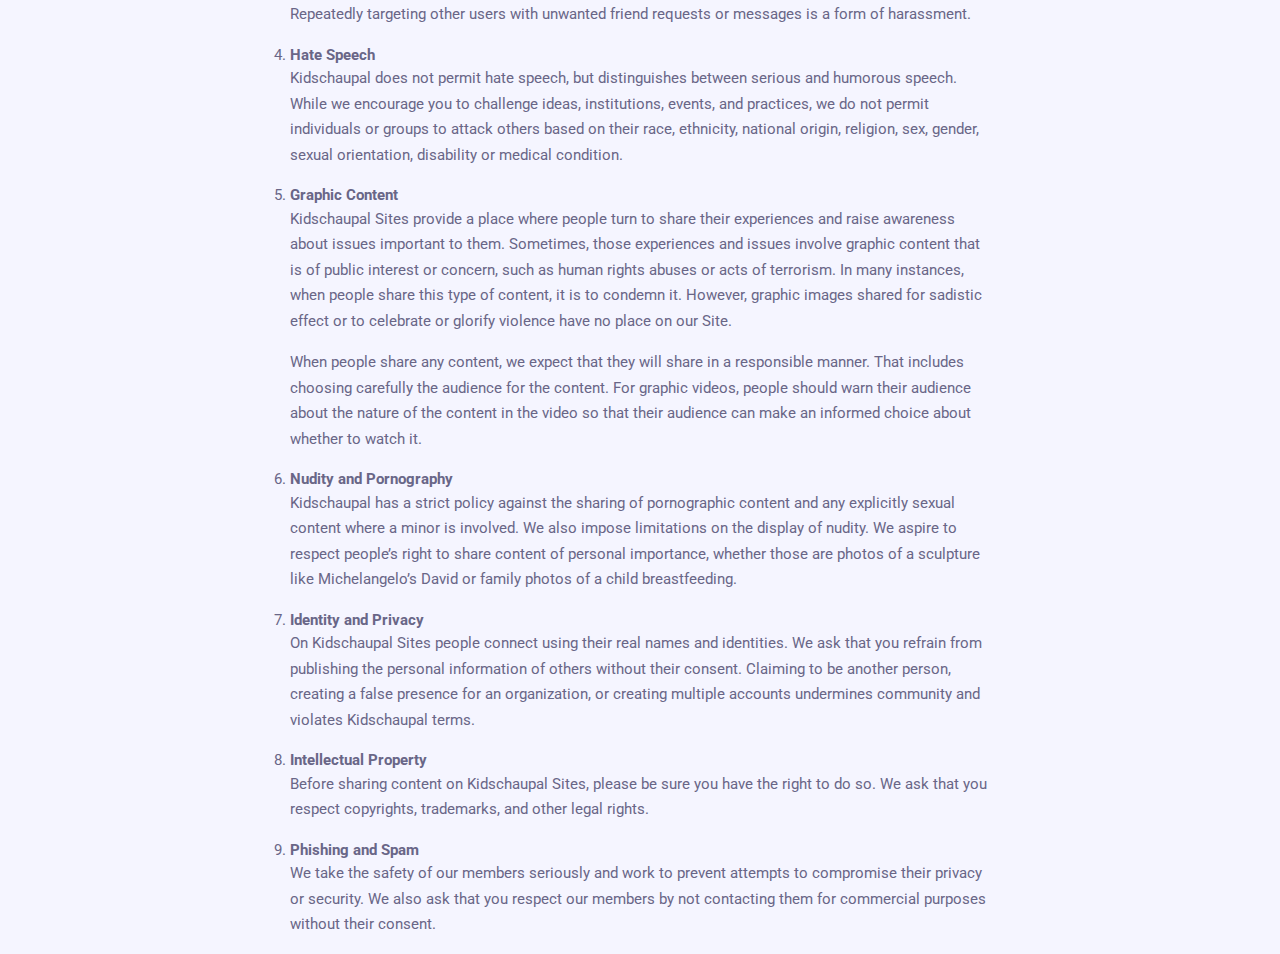
<file: liveclass/faq/referterms.html>
<!DOCTYPE html>
<html lang="en">
<head>
    <meta charset="UTF-8">
    <meta name="description" content="">
    <meta http-equiv="X-UA-Compatible" content="IE=edge">
    <meta name="viewport" content="width=device-width, initial-scale=1, shrink-to-fit=no">
    <title>KidsChaupal - Refer a Friend</title>
    <!-- Favicon -->
    <link rel="shortcut icon" type="image/x-icon" href="img/favicon.png">
    <!-- CSS here -->
    <link rel="stylesheet" href="css/style.css">
</head>
<body>
<!-- Faq area -->
    <div id="faq" class="section-padding-20 mt-5">
        <div class="container">
            <div class="row justify-content-center">
                <div class="col-lg-8">
                     <div class="col-md-12 col-lg-12 col-sm-12">
            <p>Last Updated: Jan, 2021</p>
            <h4>Any terms we use in this Policy without defining them have the definitions given to them in the terms of use.</h4>
            <ol style="padding:0px; margin:0px;" class="mt-3">
              <li>
                <b class="termServiceTxt">Cover in Privacy Policy</b>
                <p>This Privacy Policy covers our treatment of personally identifiable information ("Personal Information") that we gather when you are accessing or using our Services, We are not in the practices of companies we don’t own or control, or people that we don’t manage. We gather various types of Personal Information from our users, as explained in more detail below, and we use this Personal Information internally in connection with our Services, including to personalize, provide, and improve our services, to allow you to set up a user account and profile, to contact you and allow other users to contact you, to fulfill your requests for certain products and services, and to analyze how you use the Services. In certain cases, we may also share some Personal Information with third parties, but only as described below.</p>
                <P>As already described in our terms and condition , we do not collect or solicit personal information from anyone under the age of 13 and children under 13 may not register as users of the Services. If you are under 13, please do not attempt to register for the Services or send any personal information about yourself to us. We do, however, collect information about children from their parents or guardians who are registered users of the Services and we treat such information as “Personal Information” under this Privacy Policy. We ask that our users not provide information about a child without first obtaining consent from that child’s parent or guardian (“Parental Consent”). If we learn we have collected personal information directly from a child under 13 or about a child without Parental Consent, we will delete that information as quickly as possible. If you believe that a child under 13 may have provided us personal information or that information about a child was provided without Parental Consent, please contact us at info@kidschaupal.com.</P>
              </li>
              <li>
                <b class="termServiceTxt">Change in Privacy Policy.</b>
                <p>KIDSCHAUPAL constantly trying to improve our Services, so we may need to change the Privacy Policy on the basis of any services change from time to time as well, but we will inform you to changes by placing a notice on the KIDSCHAUPAL website, by sending you an email, and/or by some other means.</p>
                <p>Please note that if you’ve opted not to receive legal notice emails from us (or you haven’t provided us with your email address), those legal notices will still govern your use of the Services, and you are still responsible for reading and understanding them. If you use the Services after any changes to the Privacy Policy have been posted, that means you agree to all of the changes.</p>
              </li>
              <li>
                <b class="termServiceTxt">Information Collection</b>
                <p>We receive and store any information you knowingly provide to us. For example, through the registration process and/or through your account settings, we may collect Personal Information such as your name, email address, children’s birthday(s) and gender, biography, home city, and your log-in credentials for Facebook or other third party sites. If you provide your third-party account credentials to us or otherwise sign in to the Services through a third party site or service, you understand some content and/or information in those accounts (“Third Party Account Information”) may be transmitted into your account with us, and that Third Party Account Information transmitted to our Services is covered by this Privacy Policy. Certain information may be required to register with us or to take advantage of some of our features.</p>
                <p>We may communicate with you if you’ve provided us the means to do so. For example, if you’ve given us your email address, we may send you marketing emails, or email you about your use of the Services. Also, we may receive a confirmation when you open an email from us. This confirmation helps us make our communications with you more interesting and improve our services. If we do email you, each marketing communication we send you will contain instructions permitting you to “opt-out” of receiving future marketing communications. In addition, if at any time you wish not to receive any future marketing communications or you wish to have your name deleted from our mailing lists, please contact us at info@kidschaupal.com</p>
              </li>
              <li>
                <b class="termServiceTxt">Information Collected Automatically</b>
                <p>Whenever you interact with our Services, we automatically receive and record information on our server logs from your browser or device, which may include your IP address, geolocation data, device identification, “cookie” information, the type of browser and/or device you’re using to access our Services, and the page or feature you requested. “Cookies” are identifiers we transfer to your browser or device that allow us to recognize your browser or device and tell us how and when pages and features in our Services are visited and by how many people. You may be able to change the preferences on your browser or device to prevent or limit your device’s acceptance of cookies, but this may prevent you from taking advantage of some of our features.</p>
                <p>Our advertising partners may also transmit cookies to your browser or device, when you click on ads that appear on the Services. Also, if you click on a link to a third party website or service, a third party may also transmit cookies to you. Again, this Privacy Policy does not cover the use of cookies by any third parties, and we aren’t responsible for their privacy policies and practices. Please be aware that cookies placed by third parties may continue to track your activities online even after you have left our Services, and those third parties may not honor “Do Not Track” requests you have set using your browser or device.</p>
              </li>
              <li>
                <b class="termServiceTxt">Location Information</b>
                <p>The Services provide location-based information, so in order to work, the Services need to know your location. You will be asked for access to geo-location services through the permission system used by your mobile operating system or browser. Whenever you open and use/interact with our apps on your mobile device or go to one of our Sites, we automatically receive and use the precise location information from your mobile device or browser (e.g., latitude and longitude) to tailor the Services to your current location (i.e., we’ll show you a list of nearby places and stories). This information is NOT shared with others.</p>
                <p>Your real-time location is not shared on the app. If you write a story, scout, bookmark, like or otherwise provide content, users may infer that you have been to that location. Some content, like stories, may be time stamped and other users could use that information to infer when you were at a place. However, note that stories can be posted when you aren’t at the place featured in your story.</p>
                <p>Each of your stories using the Services is saved to your “Profile” which allows users to look back at all the locations you have interacted with since you created your Services account. You can delete any or all of your stories from your Profile page in the app.</p>
              </li>
              <li>
                <b class="termServiceTxt">Sharing of the Personal Information .</b>
                <p>We do not rent or sell your Personal Information in personally identifiable form to anyone, except as expressly provided below. We may share your Personal Information with third parties as described in this section:</p>
                <p>Information that’s been de-identified. We may de-identify your Personal Information so that you are not identified as an individual, and provide that information to our partners. We may also provide aggregate usage information to our partners (or allow partners to collect that information from you), who may use such information to understand how often and in what ways people use our Services, so that they, too, can provide you with an optimal online experience. However, we never disclose aggregate usage or de-identified information to a partner (or allow a partner to collect such information) in a manner that would identify you as an individual person.</p>
              </li>
              <li>
                <b class="termServiceTxt">Advertisers</b>
                <p>We allow advertisers and/or merchant partners (“Advertisers”) to choose the demographic information of users who will see their advertisements and/or promotional offers and you agree that we may provide any of the information we have collected from you in non-personally identifiable form to an Advertiser, in order for that Advertiser to select the appropriate audience for those advertisements and/or offers. For example, we might use the fact you are located in Bangalore to show you ads or offers for Banglore businesses, but we will not tell such businesses who you are. Or, we might allow Advertisers to display their ads to users with similar usage patterns to yours, but we will not disclose usage information to Advertisers except in aggregate form, and not in a manner that would identify you personally. Note that if an advertiser asks us to show an ad to a certain audience or audience segment and you respond to that ad, the advertiser may conclude that you fit the description of the audience they were trying to reach.</p>
              </li>
              <li>
                <b class="termServiceTxt">Associated Businesses and Partners</b>
                <p>In certain situations, associated businesses or third party websites we’re affiliated with may sell or provide products or services to you through or in connection with the Services (either alone or jointly with us). You can recognize when an associated business is associated with such a transaction or service, and we will share your Personal Information with that business partners only to the extent that it is related to such transaction or service. We have no control over the policies and practices of third party websites or businesses as to privacy or anything else, so if you choose to take part in any transaction or service relating to an associated website or business, please review all such business’ or websites’ policies.</p>
              </li>
              <li>
                <b class="termServiceTxt">User Profiles and Submissions</b>
                <p>Certain user profile information, including your name, location, and any video or image content that such user has uploaded to the Services, may be displayed to other users to facilitate user interaction within the Services or address your request for our services. Please remember that any content you upload to your public user profile, along with any Personal Information or content that you voluntarily disclose online in a manner other users can view (on discussion boards, in messages and chat areas, etc.) becomes publicly available, and can be collected and used by anyone. Your user name may also be displayed to other users if and when you send messages or comments or upload images or videos through the Services and other users can contact you through messages and comments.</p>
              </li>
              <li>
                <b class="termServiceTxt">Protection of Personal Information.</b>
                <p>We reserve the right to access, read, preserve, and disclose any information that we reasonably believe is necessary to comply with law or court order; enforce or apply our Terms and condition other agreements; or protect the rights, property, or safety of Company, our employees, our users, or others.</p>
                <p>We endeavor to protect the privacy of your account and other Personal Information we hold in our records, but unfortunately, we cannot guarantee complete security. Unauthorized entry or use, hardware or software failure, and other factors, may compromise the security of user information at any time.</p>
              </li>
              <li>
                <b class="termServiceTxt">Access of Personal Information</b>
                <ul style="color:#444; font-size:18px;">
                  From your profile, you may access, and, in some cases, edit or delete the following information you’ve provided to us:
                  <li>name</li>
                  <li>email address</li>
                  <li>children’s birthday(s) and gender</li>
                  <li>Address</li>
                  <li>home city</li>
                  <li>stories, including images and videos you have uploaded to the site</li>
                  <li>City/Town/Country</li>
                  <li>Email id</li>
                  <li>Contact Number.</li>
                </ul>
                <br />
                <p>The information you can view, update, and delete may change as the Services change. If you have any questions about viewing or updating information we have on file about you, please contact us at info@kidschaupal.com</p>
              </li>
              <li>
                <b class="termServiceTxt">Option and choices for users.</b>
                <p>You can always opt not to disclose information to us, but keep in mind some information may be needed to register with us or to take advantage of some of our features.</p>
                <p>You may be able to add, update, or delete information as explained above. When you update information, however, we may maintain a copy of the unrevised information in our records. You may also request deletion of your account by emailing info@kidschaupal.com Some information may remain in our records after your deletion of such information from your account. We may use any aggregated data derived from or incorporating your Personal Information after you update or delete it, but not in a manner that would identify you personally.</p>
              </li>
              <li>
                <b class="termServiceTxt">Suggestion/Feedback/Questions</b>
                <p>If you have any questions or concerns regarding our privacy policies, please send us a detailed message to info@kidschaupal.com,or contact us on ……. and we will try to resolve your concerns.</p>
              </li>
            </ol>
            <h3>Content Guidelines</h3>
            <ol style="padding:0px; margin:0px;">
              <li>
                <b class="termServiceTxt">Violence and Threats</b>
                <p>Safety is Kidschaupal top priority. We remove content and may escalate to law enforcement when we perceive a genuine risk of physical harm, or a direct threat to public safety. You may not credibly threaten others, or organize acts of real-world violence. Organizations with a record of terrorist or violent criminal activity are not allowed to maintain a presence on our Site. We also prohibit promoting, planning or celebrating any of your actions if they have, or could, result in financial harm to others, including theft and vandalism.</p>
              </li>
              <li>
                <b class="termServiceTxt">Self-Harm</b>
                <p>Kidschaupal takes threats of self-harm very seriously. We remove any promotion or encouragement of self-mutilation, eating disorders or hard drug abuse. We also work with suicide prevention agencies around the world to provide assistance for people in distress.</p>
              </li>
              <li>
                <b class="termServiceTxt">Bullying and Harassment</b>
                <p>Kidschuapl does not tolerate bullying or harassment. We allow users to speak freely on matters and people of public interest, but take action on all reports of abusive behavior directed at private individuals. Repeatedly targeting other users with unwanted friend requests or messages is a form of harassment.</p>
              </li>
              <li>
                <b class="termServiceTxt">Hate Speech</b>
                <p>Kidschaupal does not permit hate speech, but distinguishes between serious and humorous speech. While we encourage you to challenge ideas, institutions, events, and practices, we do not permit individuals or groups to attack others based on their race, ethnicity, national origin, religion, sex, gender, sexual orientation, disability or medical condition.</p>
              </li>
              <li>
                <b class="termServiceTxt">Graphic Content</b>
                <p>Kidschaupal Sites provide a place where people turn to share their experiences and raise awareness about issues important to them. Sometimes, those experiences and issues involve graphic content that is of public interest or concern, such as human rights abuses or acts of terrorism. In many instances, when people share this type of content, it is to condemn it. However, graphic images shared for sadistic effect or to celebrate or glorify violence have no place on our Site.</p>
                <p>When people share any content, we expect that they will share in a responsible manner. That includes choosing carefully the audience for the content. For graphic videos, people should warn their audience about the nature of the content in the video so that their audience can make an informed choice about whether to watch it.</p>
              </li>
              <li>
                <b class="termServiceTxt">Nudity and Pornography</b>
                <p>Kidschaupal has a strict policy against the sharing of pornographic content and any explicitly sexual content where a minor is involved. We also impose limitations on the display of nudity. We aspire to respect people’s right to share content of personal importance, whether those are photos of a sculpture like Michelangelo’s David or family photos of a child breastfeeding.</p>
              </li>
              <li>
                <b class="termServiceTxt">Identity and Privacy</b>
                <p>On Kidschaupal Sites people connect using their real names and identities. We ask that you refrain from publishing the personal information of others without their consent. Claiming to be another person, creating a false presence for an organization, or creating multiple accounts undermines community and violates Kidschaupal terms.</p>
              </li>
              <li>
                <b class="termServiceTxt">Intellectual Property</b>
                <p>Before sharing content on Kidschaupal Sites, please be sure you have the right to do so. We ask that you respect copyrights, trademarks, and other legal rights.</p>
              </li>
              <li>
                <b class="termServiceTxt">Phishing and Spam</b>
                <p>We take the safety of our members seriously and work to prevent attempts to compromise their privacy or security. We also ask that you respect our members by not contacting them for commercial purposes without their consent.</p>
              </li>
            </ol>
          </div>
                </div>
            </div>
        </div>
    </div>
    <!-- Faq area -->

    <!-- JS here -->
    <script src="js/jquery-1.12.4.min.js"></script>
    <script src="js/bootstrap.min.js"></script>

    <!-- Custom js-->
    <script src="js/main.js"></script>

</body>

</html>
</file>
<file: liveclass/faq/css/style.css>
/* Import Fonts & All CSS */

@import url('https://fonts.googleapis.com/css2?family=Poppins:wght@500;600&family=Roboto:wght@400;500&display=swap');

@import 'bootstrap.min.css';
@import 'themify-icons.css';



/* :: Reboot CSS */

body {
    font-family: 'Roboto', sans-serif;
    font-size: 15px;
    font-weight: 400;
    color: #696687;
    background-color: #f5f5ff;
}



.header-area .main-header-area {
    background-color: #fff;
}


.img {
    max-width: 100%;
    -webkit-transition: .3s;
    -o-transition: .3s;
    transition: .3s
}

h1,
h2,
h3,
h4,
h5,
h6 {
    font-family: 'Poppins', sans-serif;
    color: #212529;
    font-weight: 500;
    line-height: 1.4;
}

a,
a:hover,
a:focus,
a:active {
    font-weight: 500;
    text-decoration: none;
    font-family: 'Roboto', sans-serif;
}



p {
    font-size: 15px;
    color: #696687;
    font-family: 'Roboto', sans-serif;
    font-weight: 400;
    line-height: 1.7;
}

label {
    font-size: 14px;
    font-weight: 500;
}

img {
    max-width: 100%;
    height: auto;
    -webkit-transition-delay: .1s;
    -o-transition-delay: .1s;
    transition-delay: .1s;
    -webkit-transition-timing-function: ease-in-out;
    -o-transition-timing-function: ease-in-out;
    transition-timing-function: ease-in-out;
    -webkit-transition-duration: .7s;
    -o-transition-duration: .7s;
    transition-duration: .7s;
    -webkit-transition-property: all;
    -o-transition-property: all;
    transition-property: all;
}

.section-padding-350-50 {
    padding-top: 350px;
    padding-bottom: 50px;
}

.section-padding-0-100 {
    padding-top: 0;
    padding-bottom: 100px;
}

.section-padding-0-70 {
    padding-top: 0;
    padding-bottom: 70px;
}

.section-padding-0-50 {
    padding-top: 0;
    padding-bottom: 50px;
}

.section-padding-200 {
    padding-top: 200px;
    padding-bottom: 200px;
}

.section-padding-100-50 {
    padding-top: 100px;
    padding-bottom: 50px;
}

.section-padding-100 {
    padding-top: 100px;
    padding-bottom: 100px;
}

.section-padding-0-50 {
    padding-top: 0;
    padding-bottom: 50px;
}

.section-padding-100-0 {
    padding-top: 100px;
    padding-bottom: 0;
}

.mb-65 {
    margin-bottom: 67px
}

.mb-15 {
    margin-bottom: 15px !important;
}

.mb-30 {
    margin-bottom: 30px;
}

.mt-60 {
    margin-top: 60px;
}

.mt-80 {
    margin-top: 80px;
}

.mb-20 {
    margin-bottom: 20px;
}

.mb-70 {
    margin-bottom: 70px;
}

.mb-100 {
    margin-bottom: 100px;
}

.black-bg {
    background: #222222 !important
}

.white-bg {
    background: #ffffff
}

.bg-gray-cu {
    background: #f5f5ff;
}

.bg-img {
    background-size: cover;
    background-position: center center;
    background-repeat: no-repeat;
}

.overlay {
    position: relative;
    z-index: 1;
}

.overlay::before {
    position: absolute;
    content: "";
    background-color: #222222;
    top: 0;
    left: 0;
    width: 100%;
    height: 100%;
    z-index: -1;
    opacity: 0.851
}

.bg-overlay {
    position: relative;
    z-index: 1;
}

.bg-overlay::before {
    position: absolute;
    content: "";
    background-color: #111;
    top: 0;
    left: 0;
    width: 100%;
    height: 100%;
    z-index: -1;
    opacity: 0.75;
}

.bg-overlay-2 {
    position: relative;
    z-index: 1;
}

.bg-overlay-2::before {
    position: absolute;
    content: "";
    background-color: #2d1fb4;
    top: 0;
    left: 0;
    width: 100%;
    height: 100%;
    z-index: -1;
    opacity: 0.70;
}

.bg-overlay-3 {
    position: relative;
    z-index: 1;
}

.bg-overlay-3::before {
    position: absolute;
    content: "";
    background-color: #eb2f06;
    top: 0;
    left: 0;
    width: 100%;
    height: 100%;
    z-index: -1;
    opacity: 0.30;
}

.bg-overlay-4 {
    position: relative;
    z-index: 1;
}

.bg-overlay-4::before {
    position: absolute;
    content: "";
    background: #111;
    top: 0;
    left: 0;
    width: 100%;
    height: 100%;
    z-index: -1;
    opacity: 0.60;
}

.bg-overlay-5 {
    position: relative;
    z-index: 1;
}

.bg-overlay-5::before {
    position: absolute;
    content: "";
    background: rgba(26, 31, 36, 0.7);
    top: 0;
    left: 0;
    width: 100%;
    height: 100%;
    z-index: -1;
}

#scrollUp {
    width: 35px;
    height: 35px;
    background-color: #eb2f06;
    bottom: 30px;
    right: 30px;
    color: #fff;
    text-align: center;
    font-size: 24px;
    line-height: 38px;
    -webkit-box-shadow: 0 1px 26px 0 rgba(0, 0, 0, 0.15);
    box-shadow: 0 1px 26px 0 rgba(0, 0, 0, 0.15);
}

.theme-bg {
    background: #2d1fb4;

}

.opacity-6 {
    opacity: 0.6;
}

.opacity-1 {
    opacity: 0.1;
}

.overlay2 {
    position: relative;
    z-index: 0
}

.overlay2::before {
    position: absolute;
    content: "";
    background-color: #222222;
    top: 0;
    left: 0;
    width: 100%;
    height: 100%;
    z-index: -1;
    opacity: 0.5
}

.pt-120 {
    padding-top: 120px
}

.mt-20 {
    margin-top: 20px;
}

.mt-30 {
    margin-top: 30px;
}

.mt-50 {
    margin-top: 50px;
}

.mb-15 {
    margin-bottom: 15px;
}

.mt-we-70 {
    margin-top: 70px;
}

.section-padding-100-70 {
    padding-top: 100px;
    padding-bottom: 70px;
}

.section-padding-50 {
    padding-top: 50px;
    padding-bottom: 50px;
}

.btn-box a {
    position: relative;
    display: inline-block;
    overflow: hidden;
    font-size: 16px;
    font-weight: 500;
    color: #fff;
    background: transparent;
    border: 2px solid rgba(255, 255, 255, 1);
    border-radius: 30px;
    text-align: center;
    padding: 13px 50px;
    z-index: 1;
}

.btn-box a::before {
    position: absolute;
    content: '';
    top: 0;
    left: 0;
    width: 100%;
    height: 100%;
    opacity: 0;
    background-color: #fff;
    -webkit-transition: all 0.4s;
    -o-transition: all 0.4s;
    transition: all 0.4s;
    -webkit-transform: scale(0.2, 1);
    -ms-transform: scale(0.2, 1);
    transform: scale(0.2, 1);
    z-index: -1;
}

.btn-box a:hover::before {
    opacity: 1;
    -webkit-transform: scale(1, 1);
    -ms-transform: scale(1, 1);
    transform: scale(1, 1);
}

.btn-box a:hover {
    color: #2d1fb4;
}

.sosa-btn {
    background: #2d1fb4;
    height: 46px;
    min-width: 150px;
    line-height: 46px;
    color: #fff;
    text-align: center;
    display: inline-block;
    padding: 0;
    font-weight: 500;
    letter-spacing: 0.6px;
    font-size: 14px;
    text-transform: capitalize;
    border-radius: 22.5px;
    -webkit-transition-duration: 400ms;
    -o-transition-duration: 400ms;
    transition-duration: 400ms;
}

.sosa-btn:hover {
    background-color: #7202bb;
    color: #fff;
}

.btn.focus,
.btn:focus {
    -webkit-box-shadow: none;
    box-shadow: none;
}

.sosa-btn-2 {
    background-color: transparent;
    height: 55px;
    min-width: 180px;
    line-height: 51px;
    color: #fff;
    border: 2px solid #fff;
    text-align: center;
    display: inline-block;
    padding: 0;
    font-weight: 500;
    letter-spacing: 0.6px;
    font-size: 17px;
    text-transform: capitalize;
    border-radius: 30px;
    -webkit-transition-duration: 500ms;
    -o-transition-duration: 500ms;
    transition-duration: 500ms;
}

.sosa-btn-2:hover {
    background-color: #eb2f06;
    border-color: #eb2f06;
    color: #fff;
    -webkit-box-shadow: 0px 0px 7px 4px rgba(0, 0, 0, 0.17);
    box-shadow: 0px 0px 7px 4px rgba(0, 0, 0, 0.17);
}

.underline-hover {
    color: #2d1fb4;
    font-weight: 400;
    font-size: 16px;
    -webkit-transition: .3s;
    -o-transition: .3s;
    transition: .3s
}

.underline-hover:hover {
    text-decoration: underline;
    color: #2d1fb4
}

.theme-btn-two {
    position: relative;
    display: inline-block;
    overflow: hidden;
    font-size: 16px;
    font-weight: 500;
    color: #fff;
    background: #2d1fb4;
    border-radius: 2px;
    text-align: center;
    padding: 10px 30px;
    cursor: pointer;
    z-index: 1;
    -webkit-transition-duration: 400ms;
    -o-transition-duration: 400ms;
    transition-duration: 400ms;
}

.theme-btn-two:hover {
    color: #fff;
    background: #eb2f06;
    font-weight: 500;
}

.fill-primary {
    fill: #2d1fb4;
}

.fill-white {
    fill: #2d1fb4;
}

.bg-gra {
    background: -o-linear-gradient(top, #c8e7ff 0%, #fff 100%);
    background: -webkit-gradient(linear, left top, left bottom, from(#c8e7ff), to(#fff));
    background: linear-gradient(180deg, #c8e7ff 0%, #fff 100%);
}

.position-absolute- {
    position: absolute !important;
    bottom: -7px;
    left: 0;
}

.position-absolute-2 {
    position: absolute !important;
    bottom: 0;
    left: -95px;
}

.section-title {
    margin-bottom: 70px;
}

.section-title p {
    font-size: 16px;
    margin-bottom: 0;
}

.section-title.t_center {
    text-align: center;
}

.section-title h6 {
    position: absolute;
    left: 0px;
    right: 0;
    font-size: 100px;
    top: -40px;
    color: #eef0fe;
    z-index: -1;
    font-weight: 500;
}

.section-title h5 {
    font-size: 15px;
    margin: 0;
    text-transform: capitalize;
    color: #2d1fb4;
    margin: 0 0 20px;
    font-weight: 500;
    text-transform: uppercase;
    letter-spacing: 2px;
}

.section-title h2 {
    font-size: 30px;
    margin-bottom: 8px;
    text-transform: capitalize;
    margin-top: 0;
}

@media (min-width: 480px) and (max-width: 575px) {
    .section-heading h4 {
        font-size: 28px;
        line-height: 1.3;
    }

    .section-heading h6 {
        margin-bottom: 6px;
    }
}


.max-width-none-cu {
    max-width: none;
}

.mb-50 {
    margin-bottom: 50px;
}

.font-16 {
    font-size: 16px;
}

.welcome-btn {
    height: 50px;
    min-width: 150px;
    line-height: 50px;
    padding: 0;
    text-align: center;
    display: inline-block;
    font-size: 15px;
    color: #fff;
    background-color: #eb2f06;
    border-radius: 2px;
    font-weight: 500;
    -webkit-transition-duration: 500ms;
    -o-transition-duration: 500ms;
    transition-duration: 500ms;
    border-radius: 5px;
}

.welcome-btn:hover {
    color: #222;
    background-color: #fff;
}

/* :: Preloader CSS */

#droba-loader {
    position: fixed;
    background-color: #fff;
    z-index: 99999999999999999;
    height: 100%;
    width: 100%;
    -webkit-transition: .1s all ease;
    -o-transition: .1s all ease;
    transition: .1s all ease;
    -webkit-transition-delay: .7s;
    -o-transition-delay: .7s;
    transition-delay: .7s;
}

#droba-loader.loaded {
    opacity: 0;
    visibility: hidden;
}

#droba-loader:before,
#droba-loader:after {
    content: "";
    position: absolute;
    height: 50%;
    width: 100%;
    background-color: #2d1fb4;
    -webkit-transition: .7s all ease;
    -o-transition: .7s all ease;
    transition: .7s all ease;
}

#droba-loader:before {
    top: 0;
    left: 0;
}

#droba-loader:after {
    bottom: 0;
    left: 0;
}

#droba-loader.loaded:before,
#droba-loader.loaded:after {
    height: 0%;
}

#droba-loader .loader {
    width: 50px;
    height: 50px;
    border-radius: 50%;
    position: fixed;
    top: 50%;
    left: 50%;
    -webkit-transform: translate(-50%, -50%);
    -ms-transform: translate(-50%, -50%);
    transform: translate(-50%, -50%);
    z-index: 1;
    background-color: #fff;
    -webkit-transition: .2s all ease;
    -o-transition: .2s all ease;
    transition: .2s all ease;
    -webkit-animation: 1s infinite ease-in-out;
    animation: 1s infinite ease-in-out;
}

#droba-loader .loader:before,
#droba-loader .loader:after {
    -webkit-animation: .8s infinite ease-in-out;
    animation: .8s infinite ease-in-out;
    width: 100%;
    height: 100%;
    border-radius: 50%;
    position: absolute;
    top: 0;
    left: 0;
}

#droba-loader .loader:before {
    content: '';
    border: 10px solid #2d1fb4;
    top: -10px;
    left: -10px;
    -webkit-box-sizing: content-box;
    box-sizing: content-box;
    -webkit-animation-name: anim-loader;
    animation-name: anim-loader;
}

#droba-loader.loaded .loader {
    opacity: 0;
}

@-webkit-keyframes anim-loader {
    0% {
        -webkit-transform: scale(0);
        transform: scale(0);
    }

    100% {
        -webkit-transform: scale(1);
        transform: scale(1);
    }
}

@keyframes anim-loader {
    0% {
        -webkit-transform: scale(0);
        transform: scale(0);
    }

    100% {
        -webkit-transform: scale(1);
        transform: scale(1);
    }
}

/* :: Header Area CSS */

.header-area {
    position: relative;
    left: 0;
    right: 0;
    width: 100%;
    top: 0;
    z-index: 2;
    border-bottom: 0px solid rgba(96, 70, 254, 0.80);
}

@media (max-width: 767px) {
    .header-area {
        padding-top: 0;
    }
}

@media (min-width: 768px) and (max-width: 991px) {
    .header-area {
        padding-top: 0;
    }
}

.header-area .main-header-area .appointment {
    display: -webkit-box;
    display: -ms-flexbox;
    display: flex;
    -moz-align-items: center;
    -ms-align-items: center;
    -webkit-box-align: center;
    -ms-flex-align: center;
    align-items: center;
    -moz-justify-content: flex-end;
    -ms-justify-content: flex-end;
    -webkit-box-pack: end;
    justify-content: flex-end;
    -ms-flex-pack: flex-end;
}

.header-area .main-header-area .appointment .socail_links ul li {
    display: inline-block;
}

.header-area .main-header-area .appointment .socail_links ul li a {
    color: #A8A7A0;
    margin: 0 10px;
    font-size: 15px;
}

.header-area .main-header-area .appointment .socail_links ul li a:hover {
    color: #fff;
}


.header-area .main-header-area .appointment .book_btn a:hover {
    background: #fff;
    color: #234262;
    border: 1px solid #234262;
}

.header-area .main-header-area .main-menu {
    text-align: center;
}

.header-area .main-header-area .main-menu ul li {
    display: inline-block;
    position: relative;
    margin: 0 11px;
}

.header-area .main-header-area .main-menu ul li a {
    color: rgba(255, 255, 255, 0.95);
    font-size: 16px;
    text-transform: capitalize;
    font-weight: 500;
    display: inline-block;
    padding: 30px 0px 30px 0px;
    position: relative;
    text-transform: capitalize;
}

@media (min-width: 992px) and (max-width: 1200px) {
    .header-area .main-header-area .main-menu ul li a {
        font-size: 15px;
    }
}

@media (min-width: 1200px) and (max-width: 1500px) {
    .header-area .main-header-area .main-menu ul li a {
        font-size: 16px;
    }
}

.header-area .main-header-area .main-menu ul li a i {
    font-size: 9px;
}

@media (max-width: 767px) {
    .header-area .main-header-area .main-menu ul li a i {
        display: none !important;
    }

}

@media (min-width: 768px) and (max-width: 991px) {
    .header-area .main-header-area .main-menu ul li a i {
        display: none !important;
    }

}

.slicknav_icon-bar {
    background-color: #fff !important;
}

.header-area .main-header-area .main-menu ul li .submenu {
    position: absolute;
    left: 0;
    top: 120%;
    background: #fff;
    width: 200px;
    z-index: 2;
    -webkit-box-shadow: 2px 2px 5px 1px rgba(0, 0, 0, 0.06), -2px 0px 5px 1px rgba(0, 0, 0, 0.06);
    box-shadow: 2px 2px 5px 1px rgba(0, 0, 0, 0.06), -2px 0px 5px 1px rgba(0, 0, 0, 0.06);
    opacity: 0;
    visibility: hidden;
    text-align: left;
    -webkit-transition: 0.6s;
    -o-transition: 0.6s;
    transition: 0.6s;
    border-radius: 3px;
}

.header-area .main-header-area .main-menu ul li .submenu li {
    display: block;
}

.header-area .main-header-area .main-menu ul li .submenu li a {
    padding: 10px 15px;
    position: inherit;
    -webkit-transition: 0.3s;
    -o-transition: 0.3s;
    transition: 0.3s;
    display: block;
    color: #111;
    font-size: 15px;
}

.header-area .main-header-area .main-menu ul li .submenu li a:hover {
    color: #2d1fb4;
}

.mobile_menu {
    top: 0;
}

.slicknav_nav {
    border-radius: 3px;
    padding: 15px;
    -webkit-box-shadow: 0px 11px 20px 0px rgba(38, 59, 94, 0.2);
    box-shadow: 0px 11px 20px 0px rgba(38, 59, 94, 0.2);
    top: -22px;
    position: relative;
}

.slicknav_nav a {
    font-size: 14px;
    font-weight: 500;
    color: #111;
    border-bottom: 1px solid #e9e9e9;
    padding: 8px 15px;
}

.slicknav_nav .slicknav_item a {
    border: none;
}

.slicknav_menu .slicknav_nav a:hover {
    background: transparent;
    color: #2d1fb4;
}

.slicknav_nav .slicknav_arrow {
    font-size: 20px;
    margin: 0;
    line-height: 20px;
}

.slicknav_nav .slicknav_row {
    padding: 8px 15px;
    margin: 2px 5px;
}

.slicknav_item.slicknav_row i {
    display: none;
}

.logo a img {
    width: 150px;
}

.header-area .main-header-area .main-menu ul li .submenu li a::before {
    display: none;
}

.header-area .main-header-area .main-menu ul li .submenu li:hover a {
    color: #2d1fb4;
}

.header-area .main-header-area .main-menu ul li:hover > .submenu {
    opacity: 1;
    visibility: visible;
    top: 100%;
}

.header-area .main-header-area .main-menu ul li:first-child a {
    padding-left: 0;
}

@media (min-width: 992px) and (max-width: 1200px) {
    .header-area .main-header-area .main-menu ul li:last-child a {
        margin-right: 30px;
    }
}

@media (min-width: 1200px) and (max-width: 1500px) {
    .header-area .main-header-area .main-menu ul li:last-child a {
        margin-right: 30px;
    }
}

.header-area .main-header-area.sticky {
    -webkit-box-shadow: 0px 3px 16px 0px rgba(0, 0, 0, 0.1);
    box-shadow: 0px 3px 16px 0px rgba(0, 0, 0, 0.1);
    position: fixed;
    width: 100%;
    top: -70px;
    left: 0;
    right: 0;
    z-index: 2;
    -webkit-transform: translateY(70px);
    -ms-transform: translateY(70px);
    transform: translateY(70px);
    -webkit-transition: background 500ms ease, -webkit-transform 500ms ease;
    transition: background 500ms ease, -webkit-transform 500ms ease;
    -o-transition: transform 500ms ease, background 500ms ease;
    transition: transform 500ms ease, background 500ms ease;
    transition: transform 500ms ease, background 500ms ease, -webkit-transform 500ms ease;
    -webkit-transition: transform 500ms ease, background 500ms ease;
    box-shadow: 0px 3px 16px 0px rgba(0, 0, 0, 0.1);
}

.header-area .main-header-area.sticky .main-menu ul li .submenu {
    background-color: #fff;
    -webkit-box-shadow: 0 10px 20px rgba(0, 0, 0, 0.2);
    box-shadow: 0 10px 20px rgba(0, 0, 0, 0.2);
    border-radius: 3px;
}

.header-area .main-header-area.sticky .main-menu ul li .submenu li a {
    color: #111;
}

.header-area .main-header-area.sticky .main-menu ul li .submenu li:hover a {
    color: #2d1fb4;
}

@media (max-width: 767px) {
    .header-area .main-header-area.sticky {
        padding: 10px 10px;
    }
}

@media (min-width: 768px) and (max-width: 991px) {
    .header-area .main-header-area.sticky {
        padding: 15px 10px;
    }
}

@media (min-width: 992px) and (max-width: 1200px) {
    .header-area .main-header-area.sticky {
        padding: 0px 20px;
    }
}

@media (min-width: 1200px) and (max-width: 1500px) {
    .header-area .main-header-area.sticky {
        padding: 0px 20px;
    }
}

.header-area .main-header-area.sticky .main-menu {
    padding: 0;
}

.header-area .header-top_area {
    padding: 11px 150px;
    background: #232637;
}

@media (max-width: 767px) {
    .header-area .header-top_area {
        padding: 10px 10px;
    }
}

@media (min-width: 768px) and (max-width: 991px) {
    .header-area .header-top_area {
        padding: 10px 10px;
    }
}

@media (min-width: 992px) and (max-width: 1200px) {
    .header-area .header-top_area {
        padding: 11px 50px;
    }
}

@media (min-width: 1200px) and (max-width: 1500px) {
    .header-area .header-top_area {
        padding: 11px 50px;
    }
}

@media (max-width: 767px) {
    .header-area .header-top_area .header_top_wrap {
        display: block !important;
        text-align: center;
    }
}

.header-area .header-top_area .header_top_wrap p {
    margin-bottom: 0;
    font-size: 14px;
    color: #ffffff;
}

.header-area .header-top_area .header_top_wrap p span {
    color: #fff;
}

.header-area .header-top_area .header_top_wrap p span i {
    margin-right: 3px;
}

.header-area .header-top_area .header_top_wrap .text_wrap p a {
    color: #fff;
    font-size: 14px;
}

.header-area .header-top_area .header_top_wrap .text_wrap a:last-child {
    margin-left: 30px;
    padding-left: 30px;
    position: relative;
}

@media (max-width: 767px) {
    .header-area .header-top_area .header_top_wrap .text_wrap a:last-child {
        margin-left: 10px;
        padding-left: 10px;
        position: relative;
    }
}

.header-area .header-top_area .header_top_wrap .text_wrap a:last-child::before {
    position: absolute;
    left: 0;
    top: 50%;
    -webkit-transform: translateY(-50%);
    -ms-transform: translateY(-50%);
    transform: translateY(-50%);
    width: 1px;
    height: 13px;
    background: #fff;
    content: '';
}

.btn.dropdown-toggle {
    -webkit-transition-duration: 700ms;
    -o-transition-duration: 700ms;
    transition-duration: 700ms;
    color: #fff;
    font-weight: 500;
}

.btn.header-btn {
    background-color: #fff;
    padding: 7px 20px;
    border-radius: 3px;
    font-size: 14px;
    color: #222;
    font-weight: 500;
    -webkit-transition-duration: 400ms;
    -o-transition-duration: 400ms;
    transition-duration: 400ms;
}

.btn.header-btn:hover {
    background-color: #eb2f06;
    color: #fff;
}

.btn.header-btn.two {
    background-color: #2d1fb4;
    color: #fff;
}

.btn.header-btn.two:hover {
    background-color: #eb2f06;
    color: #fff;
}

.dropdown-item {
    font-weight: 500;
    font-size: 14px;
}

.dropdown-item:focus,
.dropdown-item:hover {
    color: #eb2f06;
    -webkit-transition-duration: 400ms;
    -o-transition-duration: 400ms;
    transition-duration: 400ms;
}

.header-area.home-2 .main-header-area {
    background-color: transparent;
}

.header-area.home-2 {
    position: absolute;
}

.header-area.home-5 {
    position: absolute;
}

.header-area.home-5 .main-header-area {
    background-color: transparent;
}

.header-area.home-2 .main-header-area.sticky {
    background-color: #2d1fb4;
}

.header-area.home-5 .main-header-area.sticky {
    background-color: #2d1fb4;
}

.header-area.home-3 {
    border-bottom: none;
}

.header-area.home-3 .main-header-area {
    background-color: #fff;
}

.header-area.home-3 .main-header-area .main-menu ul li a {
    color: #111;
}

.header-area.home-3 .btn.dropdown-toggle {
    color: #111;
}

.header-area.home-3 .slicknav_icon-bar {
    background-color: #2d1fb4 !important;
}

.welcome-area.four {
    height: 800px;
}

/* ---- Single Menu css ---- */

.custom_nav_menu {
    padding: 15px 0px;
    width: 100%;
    border-radius: 0px;
    z-index: 999;
    margin-bottom: 0px;
    background-color: #2d1fb4;
    -webkit-transition: all 0.5s ease-in-out;
    -o-transition: all 0.5s ease-in-out;
    transition: all 0.5s ease-in-out;
    border-bottom: 1px solid rgba(96, 70, 254, 0.80);
}

.custom_nav_menu .social_menu .list-inline-item:not(:last-child) {
    margin-right: 8px;
}

.custom_nav_menu .navbar-nav li a {
    color: #fff;
    font-size: 15px;
    background-color: transparent !important;
    padding: 15px 0;
    margin: 0 15px;
    font-weight: 500;
    -webkit-transition: all 0.4s;
    -o-transition: all 0.4s;
    transition: all 0.4s;
    cursor: pointer;
}

.navbar-toggler {
    font-size: 28px;
    margin-top: 5px;
    margin-bottom: 0px;
    color: #ffffff;
}

.stickyadd .navbar-nav {
    margin-top: 0px;
}

.stickyadd.custom_nav_menu .navbar-nav li a {
    color: #ffffff;
}

.custom_nav_menu .navbar-brand.logo img {
    height: 26px;
}

.stickyadd.custom_nav_menu {
    margin-top: 0px;
    padding: 8px 0px;
    background-color: #2d1fb4;
    -webkit-box-shadow: 0px 0px 18px 1px rgba(0, 0, 0, 0.1);
            box-shadow: 0px 0px 18px 1px rgba(0, 0, 0, 0.1);
}

.custom_nav_menu .navbar-nav li.active a,
.custom_nav_menu .navbar-nav li a:hover,
.custom_nav_menu .navbar-nav li a:active {
    color: #f52a50 !important;
}

.navbar-toggle {
    font-size: 24px;
    margin-top: 5px;
    margin-bottom: 0px;
    color: #ffffff;
}

.custom_nav_menu .btn-custom {
    margin-top: 5px;
    margin-bottom: 5px;
}

.nav .open > a,
.nav .open > a:focus,
.nav .open > a:hover {
    background-color: transparent;
    border-color: #337ab7;
}

.logo .logo-light {
    display: inline-block;
}

.stickyadd .logo .logo-dark {
    display: inline-block;
}

.stickyadd .logo .logo-light {
    display: none;
}

.logo .logo-dark {
    display: none;
}

.custom_nav_menu.home-2 {
    background-color: transparent;
}

.stickyadd.custom_nav_menu.home-2 {
    border-bottom: none;
}

.custom_nav_menu.home-3.sticky {
    background-color: transparent;
    border-bottom: none;
}

.custom_nav_menu.home-3 .navbar-nav li a {
    color: #111;
}

.custom_nav_menu.home-3 .btn.dropdown-toggle {
    color: #111;
}

.navbar.navbar-expand-lg.fixed-top.custom_nav_menu.home-3.sticky.stickyadd {
    background-color: #fff;
}

.navbar-brand.logo {
    padding-top: 0;
}

.custom_nav_menu.home-5.sticky {
    background-color: transparent;
}

.navbar.navbar-expand-lg.fixed-top.custom_nav_menu.home-5.sticky.stickyadd {
    background-color: #2d1fb4;
    border-bottom: none;

}

.navbar.navbar-expand-lg.fixed-top.custom_nav_menu.home-2.sticky.stickyadd {
    background-color: #2d1fb4;
    border-bottom: none;
}


.p-10px {
    padding: 10px;
}

.white-bg {
    background-color: #ffffff;
}

/* :: Contact Action Area CSS */

.contact-action-text h2 {
    color: #fff;
    font-size: 28px;
    font-weight: 500;
}

.contact-action-button a {
    border: 1px solid #fff;
    padding: 8px 20px;
    border-radius: 5px;
    font-size: 14px;
    color: #fff;
    -webkit-transition-duration: 500ms;
    -o-transition-duration: 500ms;
    transition-duration: 500ms;
}

.contact-action-button a:hover {
    background-color: #2d1fb4;
    border-color: #2d1fb4;
}

@media (min-width: 320px) and (max-width: 767px) {
    .mt-sm-cu {
        margin-top: 50px;
    }
}

@media (min-width: 320px) and (max-width: 767px) {
    .mt-sm-cu-30 {
        margin-top: 30px;
    }
}

/* ----- Footer Contact CSS ----- */

.footer-logo a img {
    max-width: 90px;
}

.gmaps {
    height: 450px;
    width: 100%;
    border: 0;
}

.footer-single-widget h4 {
    font-size: 20px;
    color: #fff;
    margin-bottom: 20px;
}

.footer-single-widget ul li {
    display: block;
    margin-bottom: 12px;
}

.footer-single-widget ul li:last-child {
    margin-bottom: 0;
}

.footer-single-widget ul li a {
    font-size: 15px;
    color: rgba(255, 255, 255, 0.90);
    position: relative;
    -webkit-transition-duration: 400ms;
    -o-transition-duration: 400ms;
    transition-duration: 400ms;
    font-weight: 400;
}

.footer-single-widget ul li a i {
    margin-right: 5px;
}

.footer-single-widget ul li a:hover {
    color: #fff;
}

.footer-single-widget p {
    color: rgba(255, 255, 255, 0.90);
    margin-bottom: 0;
}

.copy-right-area {
    padding: 20px 0;
    border-top: 1px solid rgba(255, 255, 255, 0.12);
}

.copy-right-menu ul li {
    display: inline-block;
}

.copy-right-menu ul li a {
    color: rgba(255, 255, 255, 0.85);
    margin-right: 15px;
    font-size: 14px;
}

.footer-single-widget ul li a::after {
    content: "";
    position: absolute;
    bottom: 0;
    right: 0;
    left: auto;
    width: 0px;
    height: 1px;
    -o-transition: ease all 0.35s;
    -webkit-transition: ease all 0.35s;
    transition: ease all 0.35s;
    background: currentColor;
}

.footer-single-widget ul li a:hover::after {
    width: 100%;
    left: 0;
    right: auto;
}

.copy-right-content p {
    margin-bottom: 0;
    color: rgba(255, 255, 255, 0.85);
    font-size: 14px;
}

.footer-contact-icon {
    margin-top: 20px;
}

.footer-contact-icon a {
    display: inline-block;
    color: #fff;
    font-size: 16px;
    text-align: center;
    margin-right: 10px;
    -webkit-transition-duration: 400ms;
    -o-transition-duration: 400ms;
    transition-duration: 400ms;
}

.footer-contact-icon a:hover {
    color: #eb2f06;
}

/* ----- Frequently asked question Area CSS ----- */

.single_faq {
    -webkit-transition-duration: 700ms;
    -o-transition-duration: 700ms;
    transition-duration: 700ms;
    padding: 20px;
}

.single_faq h5 {
    font-size: 20px;
}

@media (min-width: 320px) and (max-width: 575px) {
    .single_faq h5 {
        font-size: 18px;
    }
}

.single_faq p {
    margin-bottom: 0px;
}

.support_text h4 {
    font-size: 16px;
    margin-bottom: 0;
}

.support_text h4 span {
    font-weight: 500;
    color: #2d1fb4;
}


/* ---- Breadcrumb area ---- */

.breadcrumb {
    margin-bottom: 0;
}

.breadcrumb.breadcrumb_bg {
    height: 350px;
    border-radius: 0;
}

.breadcrumb_iner_item h2 {
    font-size: 36px;
    color: #fff;
    margin-bottom: 15px;
}

.custom-breadcrumb ol li a {
    color: #ffffff;
    opacity: 0.80;
    font-weight: 400;
}

.custom-breadcrumb ol li.breadcrumb-item.active {
    color: #fff;
}

.custom-breadcrumb .breadcrumb-item + .breadcrumb-item::before {
    font-family: themify;
    content: "\e649";
    font-size: 10px;
    color: #ffffff;
    opacity: 0.9;
}

.list-inline-item:not(:last-child) {
    margin-right: 0;
}


/* ----- FAQ Area CSS ----- */

#accordion a.card-header {
    color: #707070;
}

#accordion .card-header {
    padding: 20px;
    background: transparent;
    border-bottom: 1px solid #ebebeb;
    cursor: pointer;
    margin-bottom: 0;
}

#accordion .card-header.collapsed::after {
    content: "\e61a";
    -webkit-transition: 0.5s;
    -o-transition: 0.5s;
    transition: 0.5s;
}

#accordion .card-header::after {
    font-family: 'themify';
    content: "\e622";
    float: right;
    -webkit-transition: 0.5s;
    -o-transition: 0.5s;
    transition: 0.5s;
}

.border-none {
    border: none;
}

.mt-80-cu {
    margin-top: 80px;
}

.app-slider-area {
    margin-top: 70px;
}

/* ---- Responsive css ---- */

@media (min-width: 992px) and (max-width: 1199px) {
    .single-timeline:nth-child(2)::after {
        right: 29%;
    }

    .app-slider-area {
        margin-top: 0;
    }

    .single-timeline:nth-child(4)::after {
        right: 29%;
    }

    .single-timeline:last-child::after {
        right: 29%;
    }

    .download-content h4 {
        font-size: 42px;
    }

    .welcome-area.home-2 {
        height: 800px;
    }

    .welcome-content-3 h3 {
        font-size: 40px;
    }

    .welcome-area.four {
        height: 700px;
    }

    .slider-fram {
        display: none;
    }
}

@media (min-width: 768px) and (max-width: 991px) {
    .header-area .main-header-area {
        padding: 20px;
    }

    .slicknav_btn {
        margin-bottom: 0;
        padding: 0;
        right: 0;
        top: -17px;
    }

    .slicknav_nav {
        top: 20px;
    }

    .welcome-content h3 {
        font-size: 35px;
    }

    .welcome-content h5 {
        font-size: 16px;
    }

    .welcome-area {
        height: 700px;
    }

    .about-area-content h2 {
        font-size: 22px;
    }

    .we-offer-content h3 {
        font-size: 24px;
    }

    .we-offer-content span {
        font-size: 16px;
    }

    .single-timeline-content h4 {
        font-size: 20px;
    }

    .web-based-border .col-12:nth-child(3) {
        border-right: 1px solid #ebebeb;
    }

    .web-based-border .col-12:nth-child(2) {
        border-right: none;
    }

    .web-based-border .col-12:nth-child(4) {
        border-right: none;
        border-bottom: 1px solid #ebebeb;
    }

    .slider-fram {
        display: none;
    }

    .download-content h4 {
        font-size: 38px;
    }

    .download-content p {
        font-size: 16px;
    }

    .app-slider-area {
        margin-top: 0;
    }

    .single-timeline:nth-child(2)::after {
        right: 22%;
    }

    .single-timeline:nth-child(4)::after {
        right: 22%;
    }

    .single-timeline:last-child::after {
        right: 22%;
    }

    .video-content p {
        width: 52%;
    }

    .welcome-area.home-2 {
        height: 700px;
    }

    .welcome-content-4 h3 {
        font-size: 38px;
    }

    .welcome-area.four {
        height: 600px;
    }

    .welcome-area.home-5 {
        height: 700px;
    }

    .about-content-4 h2 {
        font-size: 32px;
    }

    .navbar-collapse .navbar-nav.mx-auto {
        background-color: #fff;
    }

    .custom_nav_menu .navbar-nav li a {
        color: #111;
    }

    .stickyadd.custom_nav_menu .navbar-nav li a {
        color: #111;
    }

    .stickyadd.custom_nav_menu {
        padding: 8px 10px;
    }

    .custom_nav_menu {
        padding: 15px 10px;
    }

    .custom_nav_menu.home-3.sticky .navbar-toggler {
        color: #2d1fb4;
    }

    .welcome-area.home-3.single {
        height: 900px;
    }

    .custom_nav_menu.home-3.sticky {
        border-bottom: 1px solid rgba(45, 31, 180, 0.20);
    }
}

@media (min-width: 320px) and (max-width: 767px) {
    .breadcrumb_iner_item h2 {
    font-size: 26px;
    }
    .header-area .main-header-area {
        padding: 20px;
    }

    .slicknav_btn {
        margin-bottom: 0;
        padding: 0;
        right: 0;
        top: -17px;
    }

    .slicknav_nav {
        top: 20px;
    }

    .app-slider-area {
        margin-top: 0;
    }

    .breadcrumb.breadcrumb_bg {
        height: 250px;
    }

    .welcome-content h3 {
        font-size: 26px;
    }

    .mt-sm-100 {
        padding-top: 100px;
    }

    .welcome-area {
        height: 900px;
    }

    .welcome-content h5 {
        font-size: 14px;
    }

    .mb-sm-20 {
        margin-bottom: 20px;
    }

    .mb-sm-30 {
        margin-bottom: 30px;
    }

    .mb-2 {
        display: block;
    }

    .error-content h2 {
        font-size: 30px;
    }

    .navbar-collapse .navbar-nav.mx-auto {
        background-color: #fff;
    }

    .custom_nav_menu .navbar-nav li a {
        color: #111;
    }

    .stickyadd.custom_nav_menu .navbar-nav li a {
        color: #111;
    }

    .stickyadd.custom_nav_menu {
        padding: 8px 10px;
    }

    .custom_nav_menu {
        padding: 15px 10px;
    }

    .custom_nav_menu.home-3.sticky {
        border-bottom: 1px solid rgba(45, 31, 180, 0.20);
    }

    .custom_nav_menu.home-3.sticky .navbar-toggler {
        color: #2d1fb4;
    }

    .single-partner {
        display: block;
        width: 150px;
        margin: 20px auto;
    }

    .welcome-area.home-3.single {
        height: 900px;
    }
}
</file>
